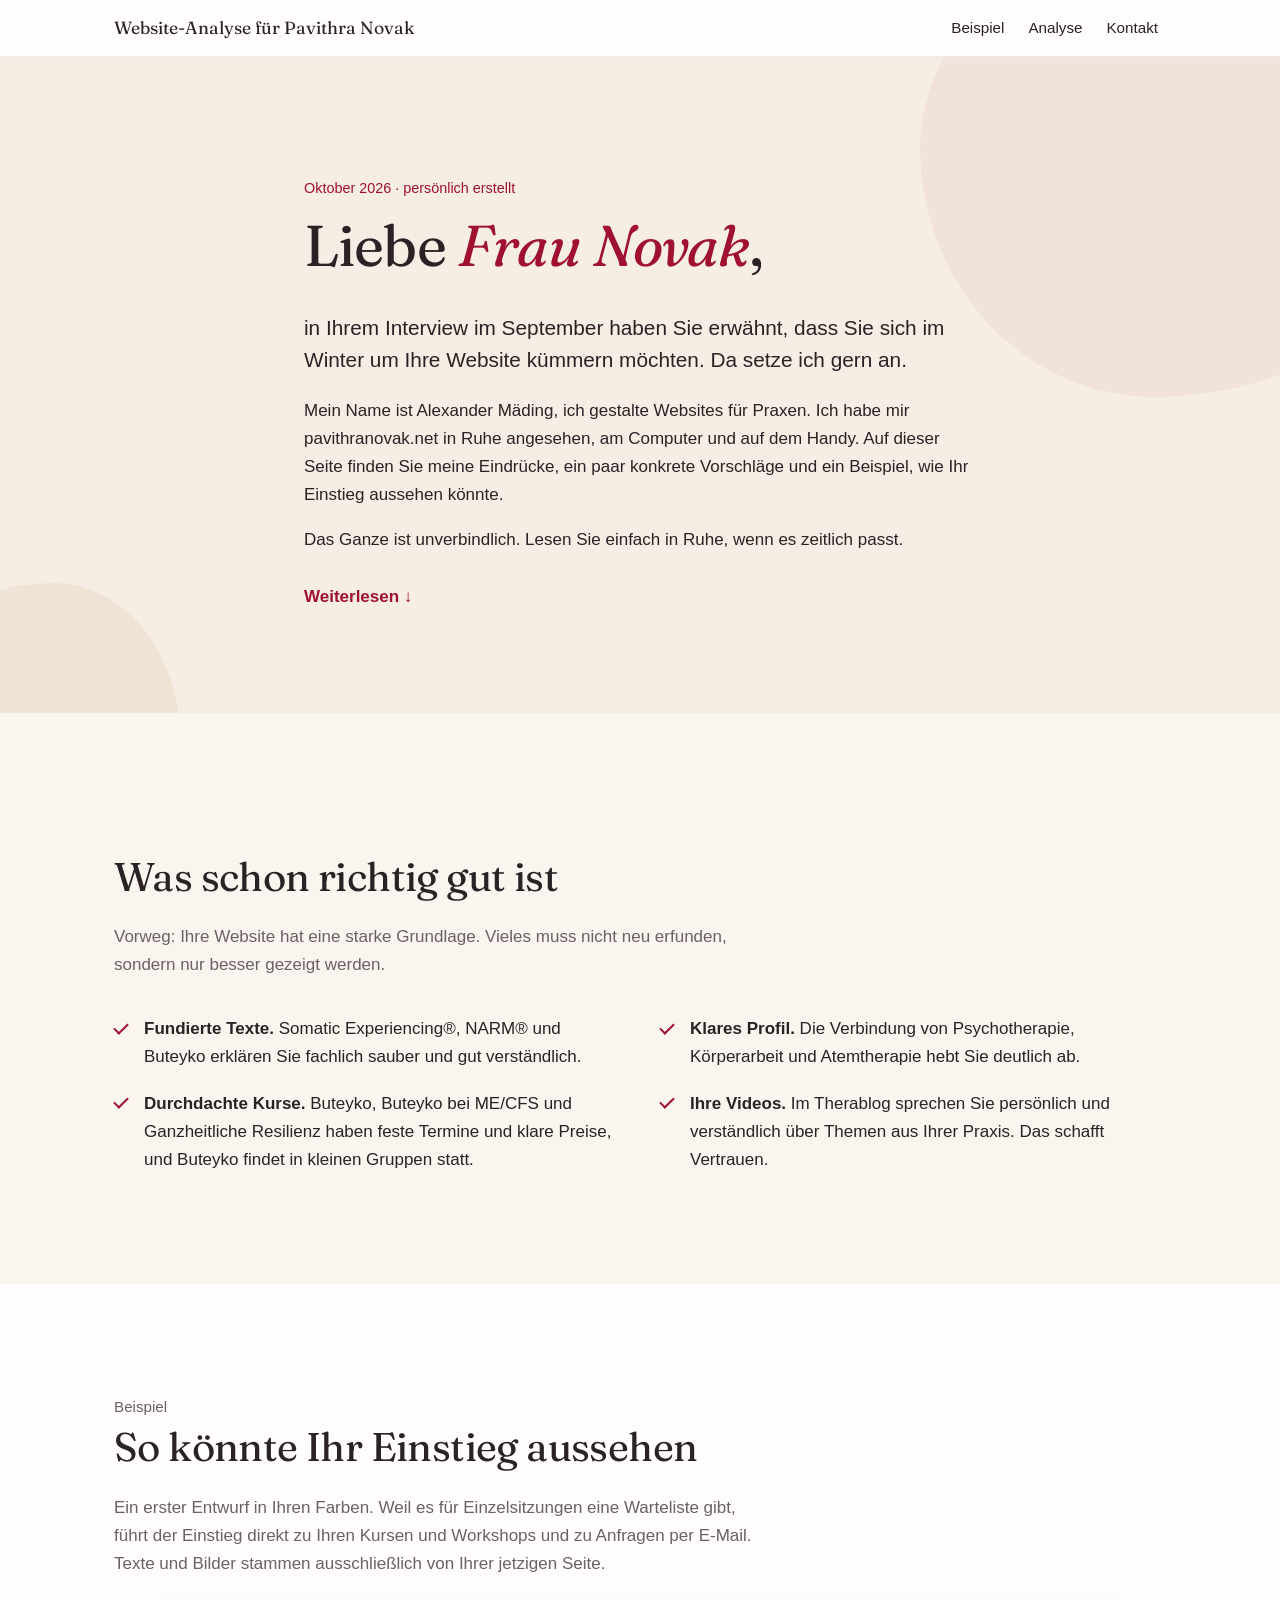
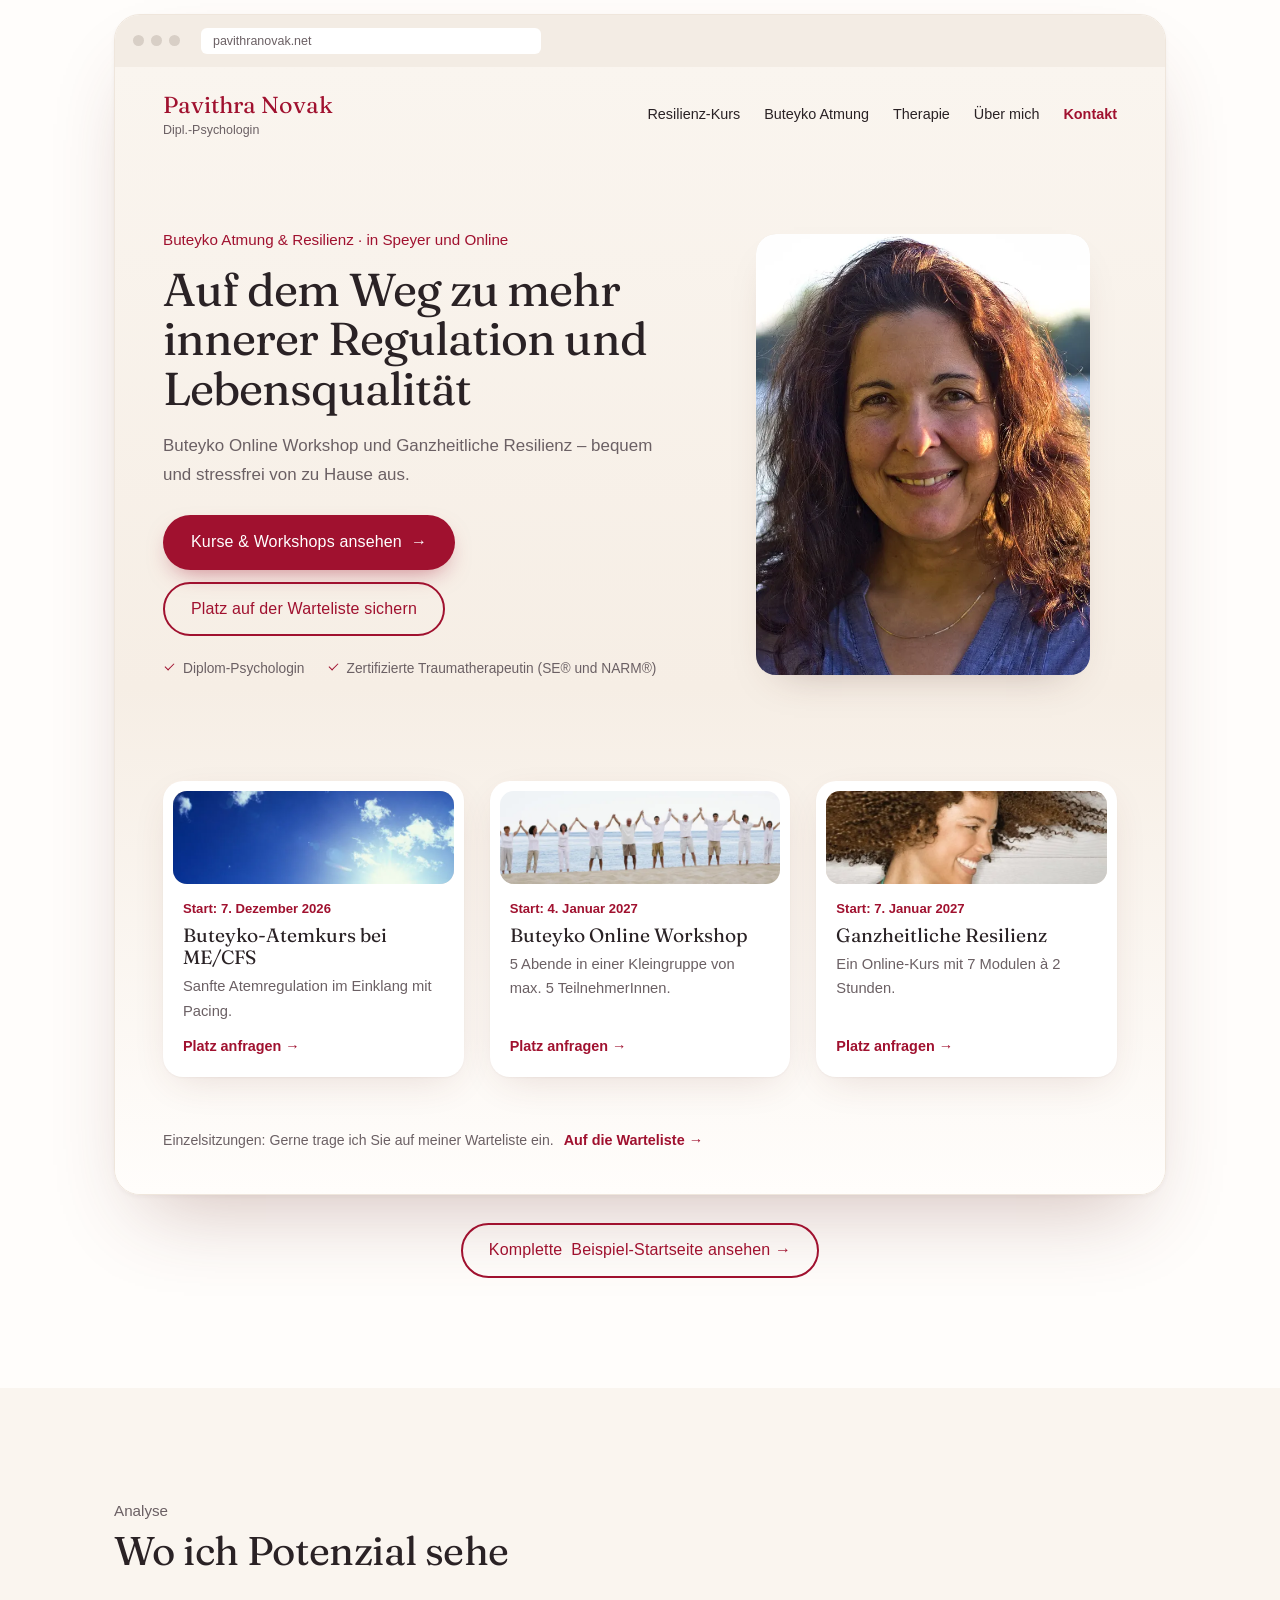
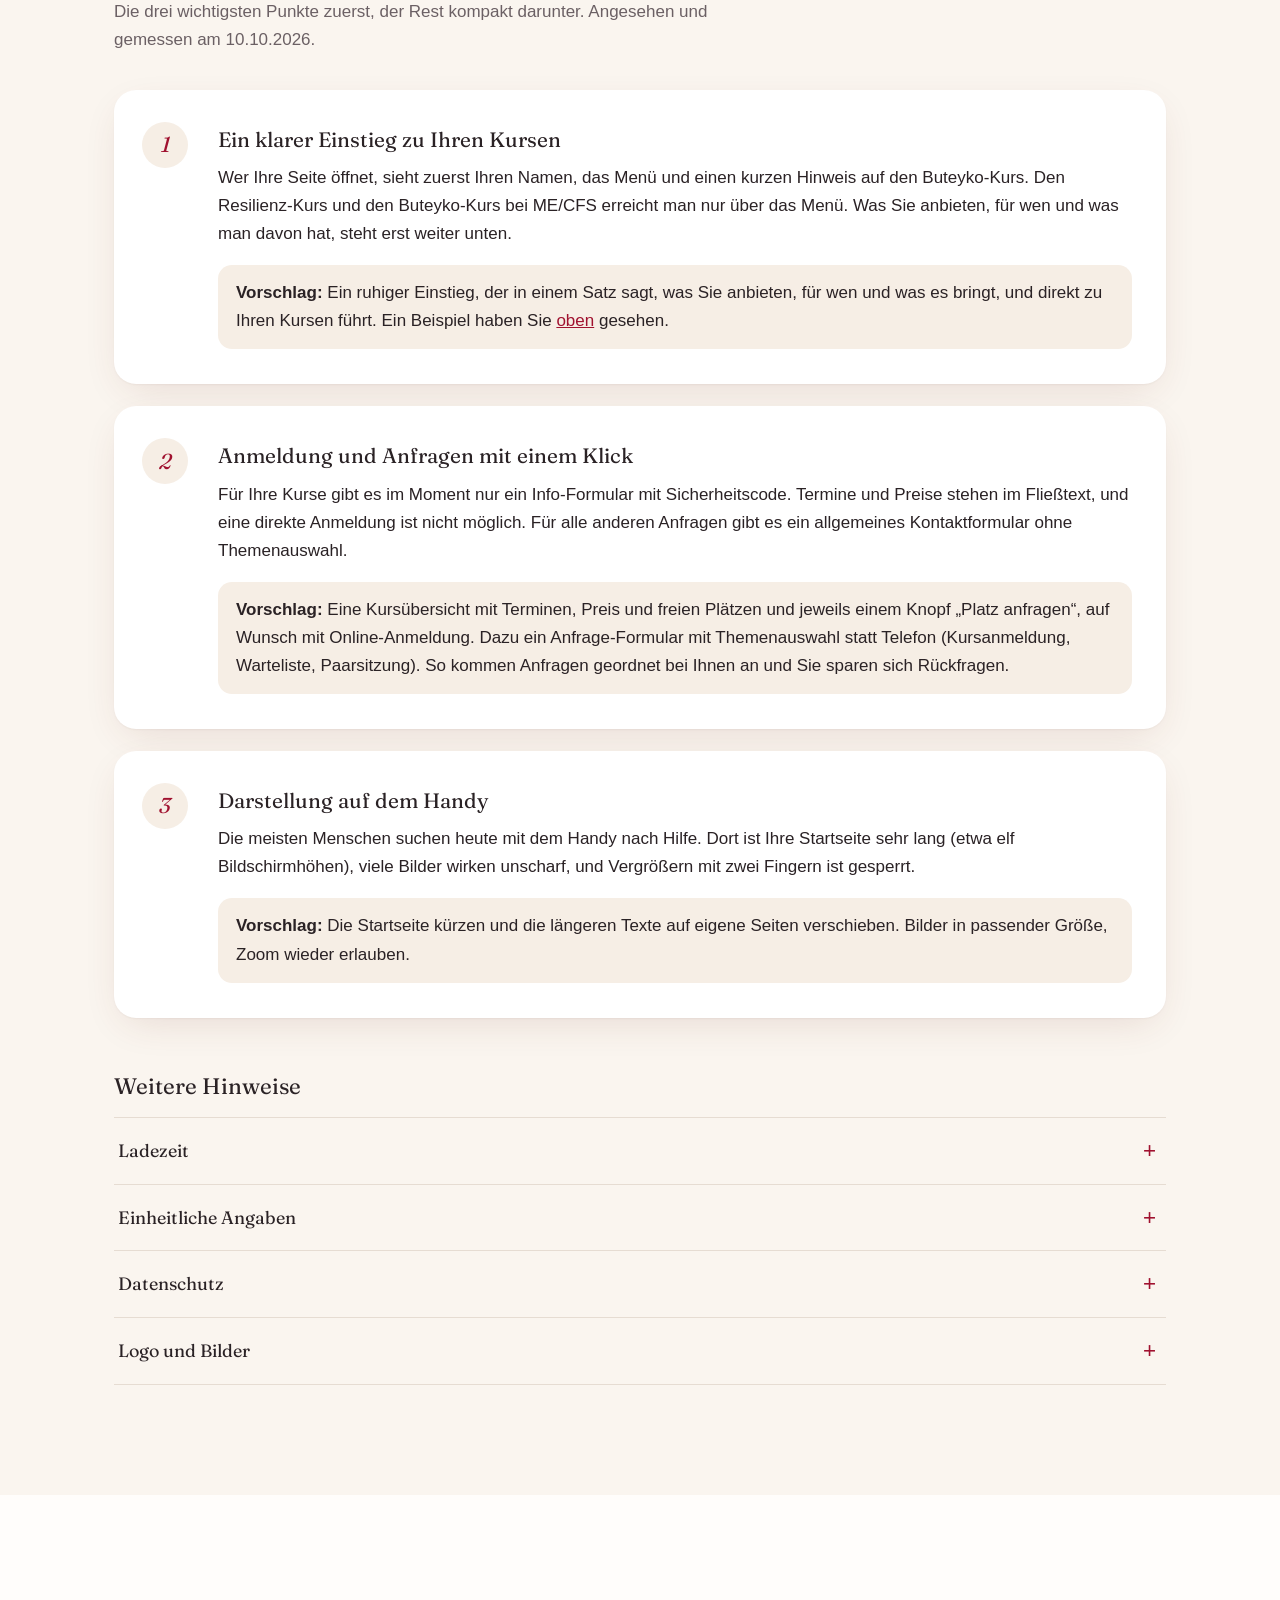
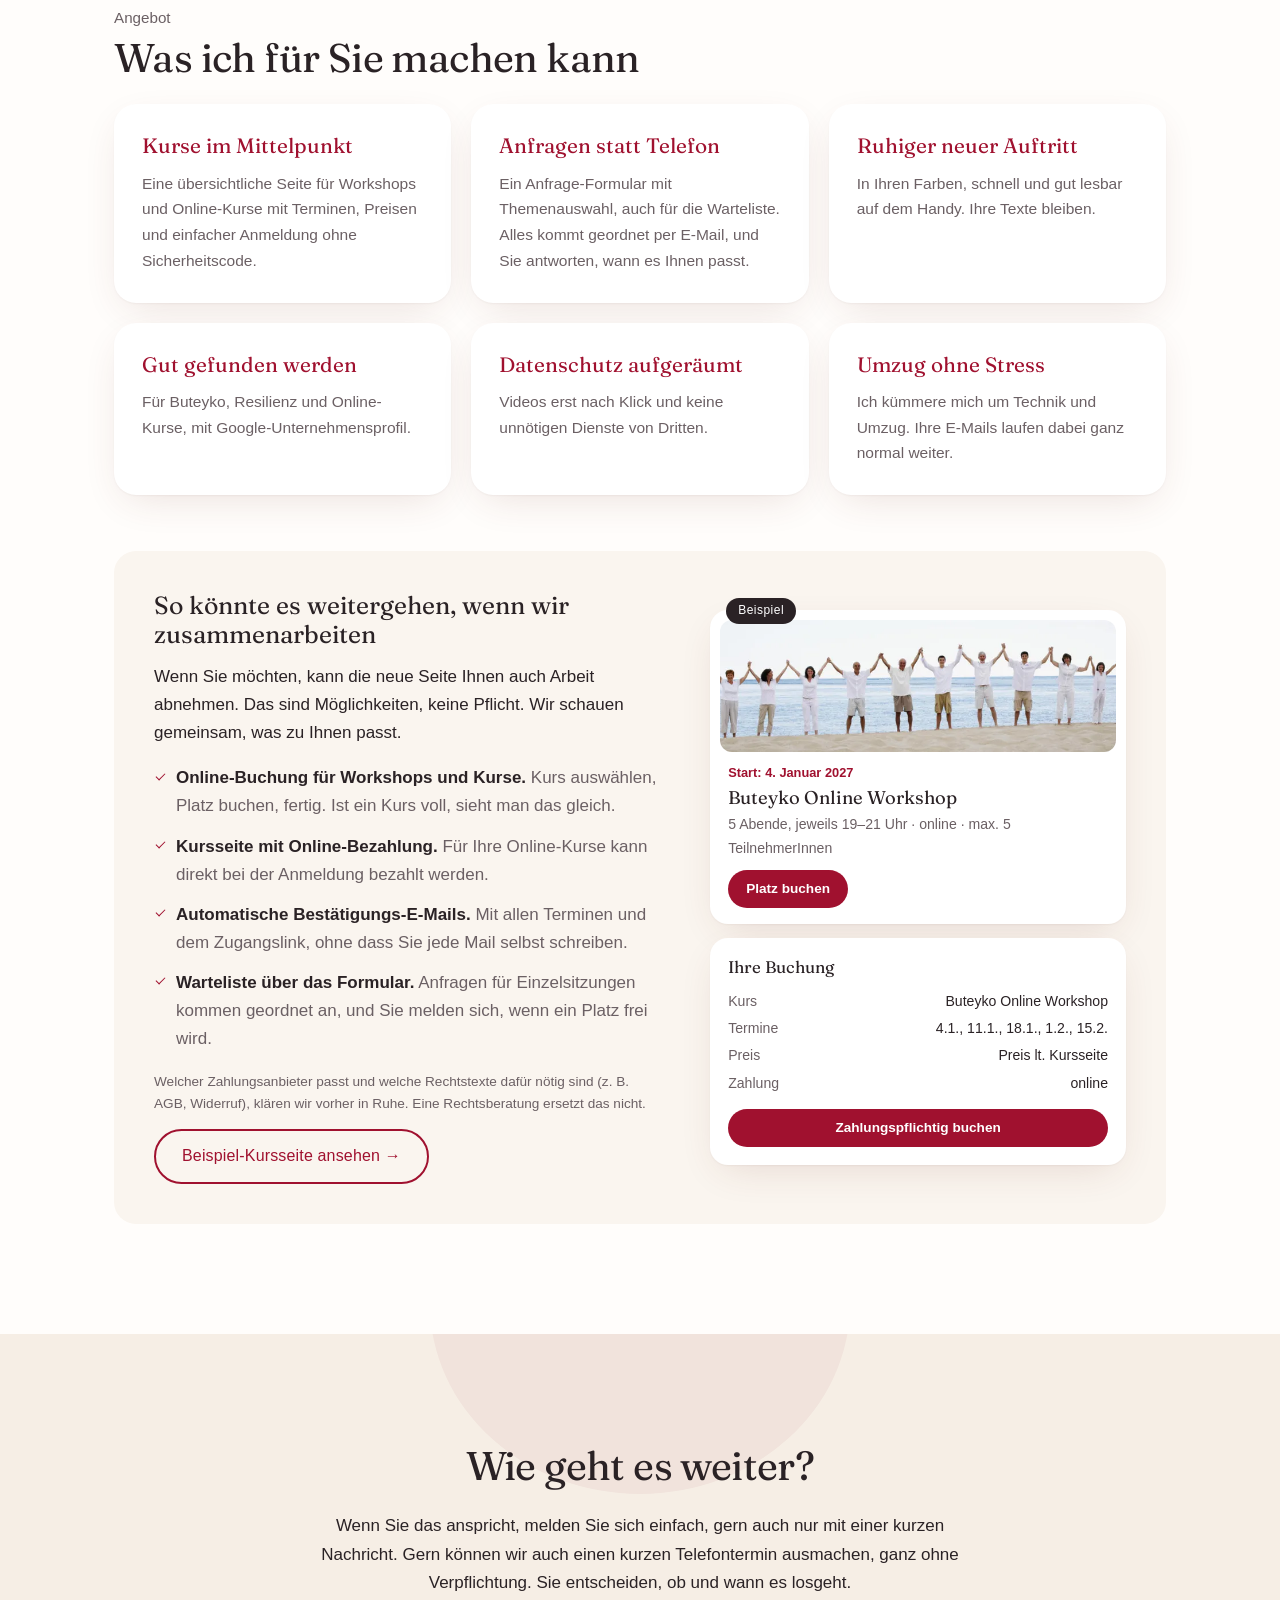
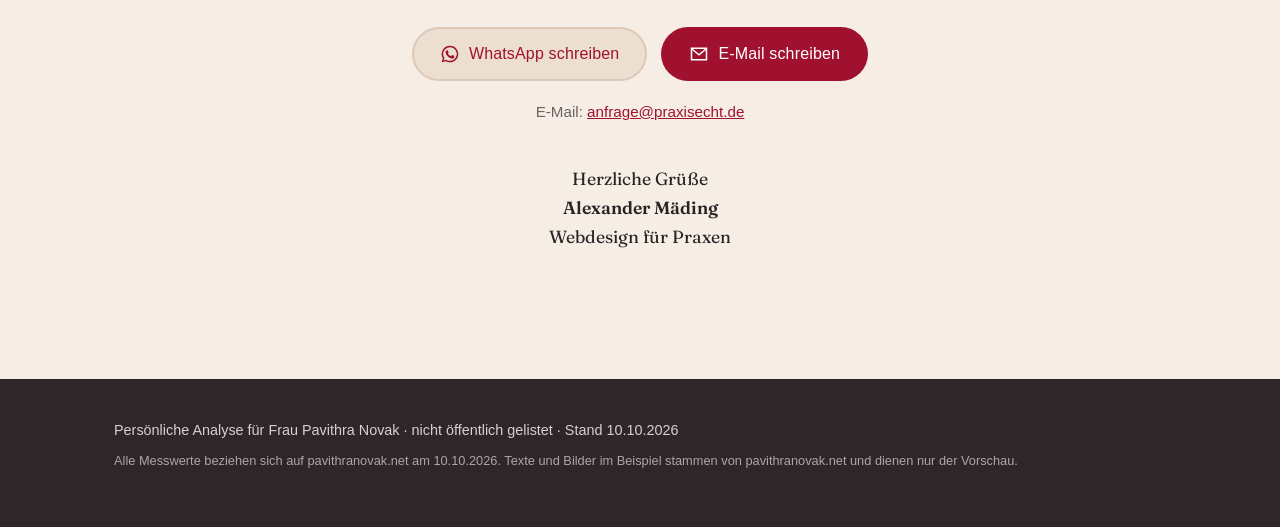
<file: index.html>
<!DOCTYPE html>
<html lang="de">
<head>
<meta charset="utf-8">
<meta name="viewport" content="width=device-width, initial-scale=1, viewport-fit=cover">
<title>Website-Analyse für Pavithra Novak</title>
<meta name="robots" content="noindex, nofollow">
<meta name="description" content="Persönliche Website-Analyse und Entwurf für Frau Novak">
<meta name="theme-color" content="#a0112f">
<link rel="icon" href="data:image/svg+xml,%3Csvg xmlns='http://www.w3.org/2000/svg' viewBox='0 0 32 32'%3E%3Ccircle cx='16' cy='16' r='15' fill='%23a0112f'/%3E%3Ctext x='16' y='21' font-size='14' text-anchor='middle' fill='%23fff' font-family='Georgia'%3EPN%3C/text%3E%3C/svg%3E">
<link rel="stylesheet" href="css/style.css">
<script>document.documentElement.className += ' js';</script>
</head>
<body>

<!-- Kopfzeile -->
<header class="topbar">
  <div class="wrap topbar-inner">
    <span class="topbar-titel">Website-Analyse <span class="hide-sm">für Pavithra Novak</span></span>
    <nav class="topnav" aria-label="Abschnitte">
      <a href="#beispiel">Beispiel</a>
      <a href="#analyse">Analyse</a>
      <a href="#kontakt">Kontakt</a>
    </nav>
  </div>
</header>

<main>

<!-- Intro -->
<section class="intro" id="start">
  <div class="wrap schmal">
    <p class="kicker">Oktober 2026 &middot; persönlich erstellt</p>
    <h1>Liebe <em>Frau Novak</em>,</h1>
    <p class="lead">in Ihrem Interview im September haben Sie erwähnt, dass Sie sich im Winter um Ihre Website kümmern möchten. Da setze ich gern an.</p>
    <p>Mein Name ist Alexander Mäding, ich gestalte Websites für Praxen. Ich habe mir pavithranovak.net in Ruhe angesehen, am Computer und auf dem Handy. Auf dieser Seite finden Sie meine Eindrücke, ein paar konkrete Vorschläge und ein Beispiel, wie Ihr Einstieg aussehen könnte.</p>
    <p>Das Ganze ist unverbindlich. Lesen Sie einfach in Ruhe, wenn es zeitlich passt.</p>
    <a class="weiter" href="#beispiel">Weiterlesen <span aria-hidden="true">&darr;</span></a>
  </div>
</section>

<!-- Was gut ist -->
<section class="abschnitt abschnitt-hell" id="gut">
  <div class="wrap">
    <p class="eyebrow reveal">Stärken</p>
    <h2 class="reveal">Was schon richtig gut ist</h2>
    <p class="abschnitt-text reveal">Vorweg: Ihre Website hat eine starke Grundlage. Vieles muss nicht neu erfunden, sondern nur besser gezeigt werden.</p>
    <ul class="gut-liste">
      <li class="reveal"><strong>Fundierte Texte.</strong> Somatic Experiencing&reg;, NARM&reg; und Buteyko erklären Sie fachlich sauber und gut verständlich.</li>
      <li class="reveal"><strong>Klares Profil.</strong> Die Verbindung von Psychotherapie, Körperarbeit und Atemtherapie hebt Sie deutlich ab.</li>
      <li class="reveal"><strong>Durchdachte Kurse.</strong> Buteyko, Buteyko bei ME/CFS und Ganzheitliche Resilienz haben feste Termine und klare Preise, und Buteyko findet in kleinen Gruppen statt.</li>
      <li class="reveal"><strong>Ihre Videos.</strong> Im Therablog sprechen Sie persönlich und verständlich über Themen aus Ihrer Praxis. Das schafft Vertrauen.</li>
    </ul>
  </div>
</section>


<!-- Beispiel Startseite / Hero -->
<section class="abschnitt abschnitt-beispiel" id="beispiel">
  <div class="wrap">
    <p class="eyebrow reveal">Beispiel</p>
    <h2 class="reveal">So könnte Ihr Einstieg aussehen</h2>
    <p class="abschnitt-text reveal">Ein erster Entwurf in Ihren Farben. Weil es für Einzelsitzungen eine Warteliste gibt, führt der Einstieg direkt zu Ihren Kursen und Workshops und zu Anfragen per E-Mail. Texte und Bilder stammen ausschließlich von Ihrer jetzigen Seite.</p>

    <div class="browser reveal">
      <div class="browser-leiste" aria-hidden="true">
        <span></span><span></span><span></span>
        <div class="browser-url">pavithranovak.net</div>
      </div>

      <div class="demo">
        <div class="demo-nav">
          <div class="demo-logo">
            <span class="demo-logo-name">Pavithra Novak</span>
            <span class="demo-logo-sub">Dipl.-Psychologin</span>
          </div>
          <ul class="demo-menu">
            <li>Resilienz-Kurs</li>
            <li>Buteyko Atmung</li>
            <li>Therapie</li>
            <li>Über mich</li>
            <li class="demo-menu-kontakt">Kontakt</li>
          </ul>
          <button class="demo-burger" type="button" aria-label="Menü (Vorschau)" data-demo="menu"><span></span><span></span></button>
        </div>

        <!-- Hero - Bild rechts, auf Handy drunter -->
        <div class="hero">
          <div class="hero-text">
            <div class="hero-kopf">
              <!-- Nachtrag: auf dem Handy kleines rundes Foto oben statt großem unten -->
              <picture class="hero-mini">
                <source srcset="img/novak-portrait.webp" type="image/webp">
                <img src="img/novak-portrait.jpg" width="600" height="847" alt="" loading="lazy">
              </picture>
              <p class="hero-ort">Buteyko Atmung &amp; Resilienz &middot; in Speyer und Online</p>
            </div>
            <h3 class="hero-titel">Auf dem Weg zu mehr innerer Regulation und Lebensqualität</h3>
            <p class="hero-sub">Buteyko Online Workshop und Ganzheitliche Resilienz &ndash; bequem und stressfrei von zu Hause aus.</p>
            <div class="hero-btns">
              <a href="#beispiel" class="btn btn-primaer" data-demo="kurse">Kurse &amp; Workshops ansehen</a>
              <a href="#beispiel" class="btn btn-rahmen" data-demo="anfrage">Platz auf der Warteliste sichern</a>
            </div>
            <ul class="hero-trust">
              <li>Diplom-Psychologin</li>
              <li>Zertifizierte Traumatherapeutin <span class="nw">(SE&reg; und NARM&reg;)</span></li>
            </ul>
          </div>
          <div class="hero-bild">
            <!-- Foto von ihrer Seite (Über mich Kachel) -->
            <picture class="bogen">
              <source srcset="img/novak-portrait.webp" type="image/webp">
              <img src="img/novak-portrait.jpg" width="600" height="847" alt="Pavithra Novak" loading="lazy">
            </picture>
          </div>
        </div>

        <!-- TODO evtl. noch Animation für Kacheln -->
        <div class="demo-kacheln wisch-liste" id="demo-kurse-liste" role="region" aria-label="Kurse und Workshops, auf dem Handy seitlich wischen" tabindex="0">
          <div class="demo-kachel" data-demo="kurse" role="link" tabindex="0">
            <picture class="demo-bild">
              <source srcset="img/buteyko-me-cfs.webp" type="image/webp">
              <img src="img/buteyko-me-cfs.jpg" width="920" height="230" alt="" loading="lazy">
            </picture>
            <span class="demo-datum">Start: 7. Dezember 2026</span>
            <h4>Buteyko-Atemkurs bei ME/CFS</h4>
            <p>Sanfte Atemregulation im Einklang mit Pacing.</p>
            <span class="demo-link">Platz anfragen &rarr;</span>
          </div>
          <div class="demo-kachel" data-demo="kurse" role="link" tabindex="0">
            <picture class="demo-bild">
              <source srcset="img/buteyko-workshop.webp" type="image/webp">
              <img src="img/buteyko-workshop.jpg" width="920" height="230" alt="" loading="lazy">
            </picture>
            <span class="demo-datum">Start: 4. Januar 2027</span>
            <h4>Buteyko Online Workshop</h4>
            <p>5 Abende in einer Kleingruppe von max. 5 TeilnehmerInnen.</p>
            <span class="demo-link">Platz anfragen &rarr;</span>
          </div>
          <div class="demo-kachel" data-demo="kurse" role="link" tabindex="0">
            <picture class="demo-bild">
              <source srcset="img/resilienz.webp" type="image/webp">
              <img src="img/resilienz.jpg" width="920" height="230" alt="" loading="lazy">
            </picture>
            <span class="demo-datum">Start: 7. Januar 2027</span>
            <h4>Ganzheitliche Resilienz</h4>
            <p>Ein Online-Kurs mit 7 Modulen à 2 Stunden.</p>
            <span class="demo-link">Platz anfragen &rarr;</span>
          </div>
        </div>
        <!-- wie auf der Startseite: nur Handy, per JS umgeschaltet -->
        <button class="wisch-hinweis" type="button" aria-controls="demo-kurse-liste">nach rechts wischen &rarr;</button>
        <p class="demo-warteliste">Einzelsitzungen: Gerne trage ich Sie auf meiner Warteliste ein. <a class="demo-link" href="#beispiel" data-demo="anfrage">Auf die Warteliste &rarr;</a></p>
      </div>
    </div>
    <p class="beispiel-mehr reveal"><a class="btn btn-rahmen" href="startseite/"><span class="nur-gross">Komplette </span>Beispiel-Startseite ansehen&nbsp;&rarr;</a></p>
    <p class="demo-hinweis" id="demo-hinweis" role="status" aria-live="polite"></p>
  </div>
</section>

<!-- Analyse - Punkte nach Wichtigkeit -->
<section class="abschnitt" id="analyse">
  <div class="wrap">
    <p class="eyebrow reveal">Analyse</p>
    <h2 class="reveal">Wo ich Potenzial sehe</h2>
    <p class="abschnitt-text reveal">Die drei wichtigsten Punkte zuerst, der Rest kompakt darunter. Angesehen und gemessen am 10.10.2026.</p>

    <div class="punkte">
      <article class="punkt reveal">
        <span class="punkt-nr">1</span>
        <div>
          <h3>Ein klarer Einstieg zu Ihren Kursen</h3>
          <p>Wer Ihre Seite öffnet, sieht zuerst Ihren Namen, das Menü und einen kurzen Hinweis auf den Buteyko-Kurs. Den Resilienz-Kurs und den Buteyko-Kurs bei ME/CFS erreicht man nur über das Menü. Was Sie anbieten, für wen und was man davon hat, steht erst weiter unten.</p>
          <p class="vorschlag"><b>Vorschlag:</b> Ein ruhiger Einstieg, der in einem Satz sagt, was Sie anbieten, für wen und was es bringt, und direkt zu Ihren Kursen führt. Ein Beispiel haben Sie <a href="#beispiel">oben</a> gesehen.</p>
        </div>
      </article>
      <article class="punkt reveal">
        <span class="punkt-nr">2</span>
        <div>
          <h3>Anmeldung und Anfragen mit einem Klick</h3>
          <p>Für Ihre Kurse gibt es im Moment nur ein Info-Formular mit Sicherheitscode. Termine und Preise stehen im Fließtext, und eine direkte Anmeldung ist nicht möglich. Für alle anderen Anfragen gibt es ein allgemeines Kontaktformular ohne Themenauswahl.</p>
          <p class="vorschlag"><b>Vorschlag:</b> Eine Kursübersicht mit Terminen, Preis und freien Plätzen und jeweils einem Knopf &bdquo;Platz anfragen&ldquo;, auf Wunsch mit Online-Anmeldung. Dazu ein Anfrage-Formular mit Themenauswahl statt Telefon (Kursanmeldung, Warteliste, Paarsitzung). So kommen Anfragen geordnet bei Ihnen an und Sie sparen sich Rückfragen.</p>
        </div>
      </article>
      <article class="punkt reveal">
        <span class="punkt-nr">3</span>
        <div>
          <h3>Darstellung auf dem Handy</h3>
          <p>Die meisten Menschen suchen heute mit dem Handy nach Hilfe. Dort ist Ihre Startseite sehr lang (etwa elf Bildschirmhöhen), viele Bilder wirken unscharf, und Vergrößern mit zwei Fingern ist gesperrt.</p>
          <p class="vorschlag"><b>Vorschlag:</b> Die Startseite kürzen und die längeren Texte auf eigene Seiten verschieben. Bilder in passender Größe, Zoom wieder erlauben.</p>
        </div>
      </article>
    </div>

    <!-- Rest kompakt zum Aufklappen -->
    <h3 class="weitere-titel reveal">Weitere Hinweise</h3>
    <div class="weitere reveal">
      <details>
        <summary>Ladezeit</summary>
        <p>Google misst auf dem Handy <b>59 von 100</b> Punkten für das Tempo Ihrer Seite. Bis der Hauptinhalt steht, vergehen etwa <b>6,1 Sekunden</b>, die Startseite ist rund 3,4 MB groß.</p>
        <div class="balken" aria-hidden="true"><span class="balken-wert" style="--wert: 59%"></span></div>
        <p class="vorschlag"><b>Vorschlag:</b> Eine schlanke Seite mit optimierten Bildern. Ziel sind 90+ Punkte und unter 2,5 Sekunden.</p>
      </details>
      <details>
        <summary>Einheitliche Angaben</summary>
        <p>Im unsichtbaren Teil der Seite, den Google und soziale Netzwerke auslesen, steht noch eine Adresse in München. Auf der englischen Honorarseite stehen 120&nbsp;/ 180&nbsp;&euro;, auf der deutschen 140&nbsp;/ 190&nbsp;&euro;.</p>
        <p class="vorschlag"><b>Vorschlag:</b> Alles auf Speyer und die aktuellen Preise bringen.</p>
      </details>
      <details>
        <summary>Datenschutz</summary>
        <p>Im Therablog werden die YouTube-Videos schon geladen, bevor Besucher im Cookie-Hinweis zugestimmt haben. Die Datenschutzerklärung nennt noch Dienste, die es nicht mehr gibt (z.&nbsp;B. Google Plus), und im Impressum steht noch der Hinweis auf die inzwischen eingestellte EU-Schlichtungsplattform.</p>
        <p class="vorschlag"><b>Vorschlag:</b> Videos erst nach einem Klick laden, nur nötige Dienste einbinden, Texte aktualisieren lassen.</p>
        <p class="hinweis">Das ist ein Hinweis aus technischer Sicht und keine Rechtsberatung.</p>
      </details>
      <details>
        <summary>Logo und Bilder</summary>
        <p>Statt eines Logos steht Ihr Name in einem Rahmen, viele Bilder sind klein. Ihr Porträt verdient mehr Platz, und ein schlichter Schriftzug in Ihrem Bordeaux-Rosé würde reichen.</p>
      </details>
    </div>
  </div>
</section>

<!-- Was ich machen kann -->
<section class="abschnitt abschnitt-rose" id="angebot">
  <div class="wrap">
    <p class="eyebrow reveal">Angebot</p>
    <h2 class="reveal">Was ich für Sie machen kann</h2>
    <div class="kacheln">
      <div class="kachel reveal">
        <h3>Kurse im Mittelpunkt</h3>
        <p>Eine übersichtliche Seite für Workshops und Online-Kurse mit Terminen, Preisen und einfacher Anmeldung ohne Sicherheitscode.</p>
      </div>
      <div class="kachel reveal">
        <h3>Anfragen statt Telefon</h3>
        <p>Ein Anfrage-Formular mit Themenauswahl, auch für die Warteliste. Alles kommt geordnet per E-Mail, und Sie antworten, wann es Ihnen passt.</p>
      </div>
      <div class="kachel reveal">
        <h3>Ruhiger neuer Auftritt</h3>
        <p>In Ihren Farben, schnell und gut lesbar auf dem Handy. Ihre Texte bleiben.</p>
      </div>
      <div class="kachel reveal">
        <h3>Gut gefunden werden</h3>
        <p>Für Buteyko, Resilienz und Online-Kurse, mit Google-Unternehmensprofil.</p>
      </div>
      <div class="kachel reveal">
        <h3>Datenschutz aufgeräumt</h3>
        <p>Videos erst nach Klick und keine unnötigen Dienste von Dritten.</p>
      </div>
      <div class="kachel reveal">
        <h3>Umzug ohne Stress</h3>
        <p>Ich kümmere mich um Technik und Umzug. Ihre E-Mails laufen dabei ganz normal weiter.</p>
      </div>
    </div>

    <!-- Ausblick Buchung - nur Möglichkeiten, keine Preise -->
    <div class="ausblick">
      <div class="ausblick-text reveal">
        <h3>So könnte es weitergehen, wenn wir zusammenarbeiten</h3>
        <p>Wenn Sie möchten, kann die neue Seite Ihnen auch Arbeit abnehmen. Das sind Möglichkeiten, keine Pflicht. Wir schauen gemeinsam, was zu Ihnen passt.</p>
        <ul class="ausblick-liste">
          <li><b>Online-Buchung für Workshops und Kurse.</b> Kurs auswählen, Platz buchen, fertig. Ist ein Kurs voll, sieht man das gleich.</li>
          <li><b>Kursseite mit Online-Bezahlung.</b> Für Ihre Online-Kurse kann direkt bei der Anmeldung bezahlt werden.</li>
          <li><b>Automatische Bestätigungs-E-Mails.</b> Mit allen Terminen und dem Zugangslink, ohne dass Sie jede Mail selbst schreiben.</li>
          <li><b>Warteliste über das Formular.</b> Anfragen für Einzelsitzungen kommen geordnet an, und Sie melden sich, wenn ein Platz frei wird.</li>
        </ul>
        <p class="ausblick-hinweis">Welcher Zahlungsanbieter passt und welche Rechtstexte dafür nötig sind (z. B. AGB, Widerruf), klären wir vorher in Ruhe. Eine Rechtsberatung ersetzt das nicht.</p>
        <a class="btn btn-rahmen" href="startseite/kurs-buteyko/">Beispiel-Kursseite ansehen&nbsp;&rarr;</a>
      </div>

      <!-- kleines Mockup, Daten von ihrer Kursseite, Preis bewusst offen -->
      <div class="mock reveal" role="img" aria-label="Beispiel: Kurs buchen und Zusammenfassung vor dem Bezahlen">
        <span class="mock-label">Beispiel</span>
        <div class="mock-kurs">
          <picture class="mock-bild">
            <source srcset="img/buteyko-workshop.webp" type="image/webp">
            <img src="img/buteyko-workshop.jpg" width="920" height="230" alt="" loading="lazy">
          </picture>
          <span class="mock-datum">Start: 4. Januar 2027</span>
          <strong class="mock-titel">Buteyko Online Workshop</strong>
          <span class="mock-info">5 Abende, jeweils 19&ndash;21 Uhr &middot; online &middot; max. 5 TeilnehmerInnen</span>
          <span class="mock-btn">Platz buchen</span>
        </div>
        <div class="mock-kasse">
          <strong class="mock-kasse-titel">Ihre Buchung</strong>
          <dl>
            <dt>Kurs</dt><dd>Buteyko Online Workshop</dd>
            <dt>Termine</dt><dd>4.1., 11.1., 18.1., 1.2., 15.2.</dd>
            <dt>Preis</dt><dd>Preis lt. Kursseite</dd>
            <dt>Zahlung</dt><dd>online</dd>
          </dl>
          <span class="mock-btn mock-btn-voll">Zahlungspflichtig buchen</span>
        </div>
      </div>
    </div>
  </div>
</section>


<!-- Kontakt -->
<section class="abschnitt kontakt" id="kontakt">
  <div class="wrap schmal">
    <h2 class="reveal">Wie geht es weiter?</h2>
    <p class="reveal">Wenn Sie das anspricht, melden Sie sich einfach, gern auch nur mit einer kurzen Nachricht. Gern können wir auch einen kurzen Telefontermin ausmachen, ganz ohne Verpflichtung. Sie entscheiden, ob und wann es losgeht.</p>
    <div class="kontakt-btns reveal">
      <a class="btn btn-wa js-wa" href="https://wa.me/4917643433973?text=Hallo%20Herr%20M%C3%A4ding%2C%20ich%20habe%20mir%20Ihre%20Analyse%20zu%20meiner%20Website%20angesehen%20und%20h%C3%A4tte%20gern%20mehr%20Informationen." target="_blank" rel="noopener">
        <svg class="icon" viewBox="0 0 24 24" aria-hidden="true"><path d="M12 2a10 10 0 0 0-8.6 15.1L2 22l5-1.3A10 10 0 1 0 12 2zm0 18.2a8.2 8.2 0 0 1-4.2-1.1l-.3-.2-3 .8.8-2.9-.2-.3A8.2 8.2 0 1 1 12 20.2zm4.5-6.1c-.2-.1-1.5-.7-1.7-.8-.2-.1-.4-.1-.6.1l-.8 1c-.1.2-.3.2-.5.1a6.7 6.7 0 0 1-3.3-2.9c-.3-.4.2-.4.7-1.4.1-.2 0-.3 0-.4l-.8-1.8c-.2-.5-.4-.4-.6-.4h-.5a1 1 0 0 0-.7.3 3 3 0 0 0-.9 2.2c0 1.3.9 2.5 1 2.7.1.2 1.8 2.8 4.4 3.9 1.6.7 2.3.8 3.1.6.5-.1 1.5-.6 1.7-1.2.2-.6.2-1.1.2-1.2-.1-.1-.3-.2-.5-.3z"/></svg>
        WhatsApp schreiben
      </a>
      <a class="btn btn-mail js-mail" href="mailto:anfrage@praxisecht.de?subject=Website-Analyse%20pavithranovak.net">
        <svg class="icon" viewBox="0 0 24 24" aria-hidden="true"><path d="M3 5h18v14H3z" fill="none" stroke="currentColor" stroke-width="1.8"/><path d="M3.5 6l8.5 7 8.5-7" fill="none" stroke="currentColor" stroke-width="1.8"/></svg>
        E-Mail schreiben
      </a>
    </div>
    <p class="kontakt-adresse reveal">E-Mail: <a class="js-mail js-mail-text" href="mailto:anfrage@praxisecht.de?subject=Website-Analyse%20pavithranovak.net">anfrage@praxisecht.de</a></p>

    <div class="signatur reveal">
      <p>Herzliche Grüße<br>
      <b>Alexander Mäding</b><br>
      Webdesign für Praxen</p>
    </div>
  </div>
</section>

</main>

<footer class="footer">
  <div class="wrap">
    <p>Persönliche Analyse für Frau Pavithra Novak &middot; nicht öffentlich gelistet &middot; Stand 10.10.2026</p>
    <p class="footer-klein">Alle Messwerte beziehen sich auf pavithranovak.net am 10.10.2026. Texte und Bilder im Beispiel stammen von pavithranovak.net und dienen nur der Vorschau.</p>
  </div>
</footer>

<!-- Sticky Buttons unten rechts / Handy: Leiste -->
<div class="sticky-kontakt" id="sticky">
  <a class="btn-wa js-wa" href="https://wa.me/4917643433973?text=Hallo%20Herr%20M%C3%A4ding%2C%20ich%20habe%20mir%20Ihre%20Analyse%20zu%20meiner%20Website%20angesehen%20und%20h%C3%A4tte%20gern%20mehr%20Informationen." target="_blank" rel="noopener" aria-label="WhatsApp an Alexander Mäding">
    <svg class="icon" viewBox="0 0 24 24" aria-hidden="true"><path d="M12 2a10 10 0 0 0-8.6 15.1L2 22l5-1.3A10 10 0 1 0 12 2zm0 18.2a8.2 8.2 0 0 1-4.2-1.1l-.3-.2-3 .8.8-2.9-.2-.3A8.2 8.2 0 1 1 12 20.2zm4.5-6.1c-.2-.1-1.5-.7-1.7-.8-.2-.1-.4-.1-.6.1l-.8 1c-.1.2-.3.2-.5.1a6.7 6.7 0 0 1-3.3-2.9c-.3-.4.2-.4.7-1.4.1-.2 0-.3 0-.4l-.8-1.8c-.2-.5-.4-.4-.6-.4h-.5a1 1 0 0 0-.7.3 3 3 0 0 0-.9 2.2c0 1.3.9 2.5 1 2.7.1.2 1.8 2.8 4.4 3.9 1.6.7 2.3.8 3.1.6.5-.1 1.5-.6 1.7-1.2.2-.6.2-1.1.2-1.2-.1-.1-.3-.2-.5-.3z"/></svg>
    <span>WhatsApp</span>
  </a>
  <a class="btn-mail js-mail" href="mailto:anfrage@praxisecht.de?subject=Website-Analyse%20pavithranovak.net" aria-label="E-Mail an Alexander Mäding">
    <svg class="icon" viewBox="0 0 24 24" aria-hidden="true"><path d="M3 5h18v14H3z" fill="none" stroke="currentColor" stroke-width="1.8"/><path d="M3.5 6l8.5 7 8.5-7" fill="none" stroke="currentColor" stroke-width="1.8"/></svg>
    <span>E-Mail</span>
  </a>
</div>

<script src="js/main.js"></script>
</body>
</html>
</file>
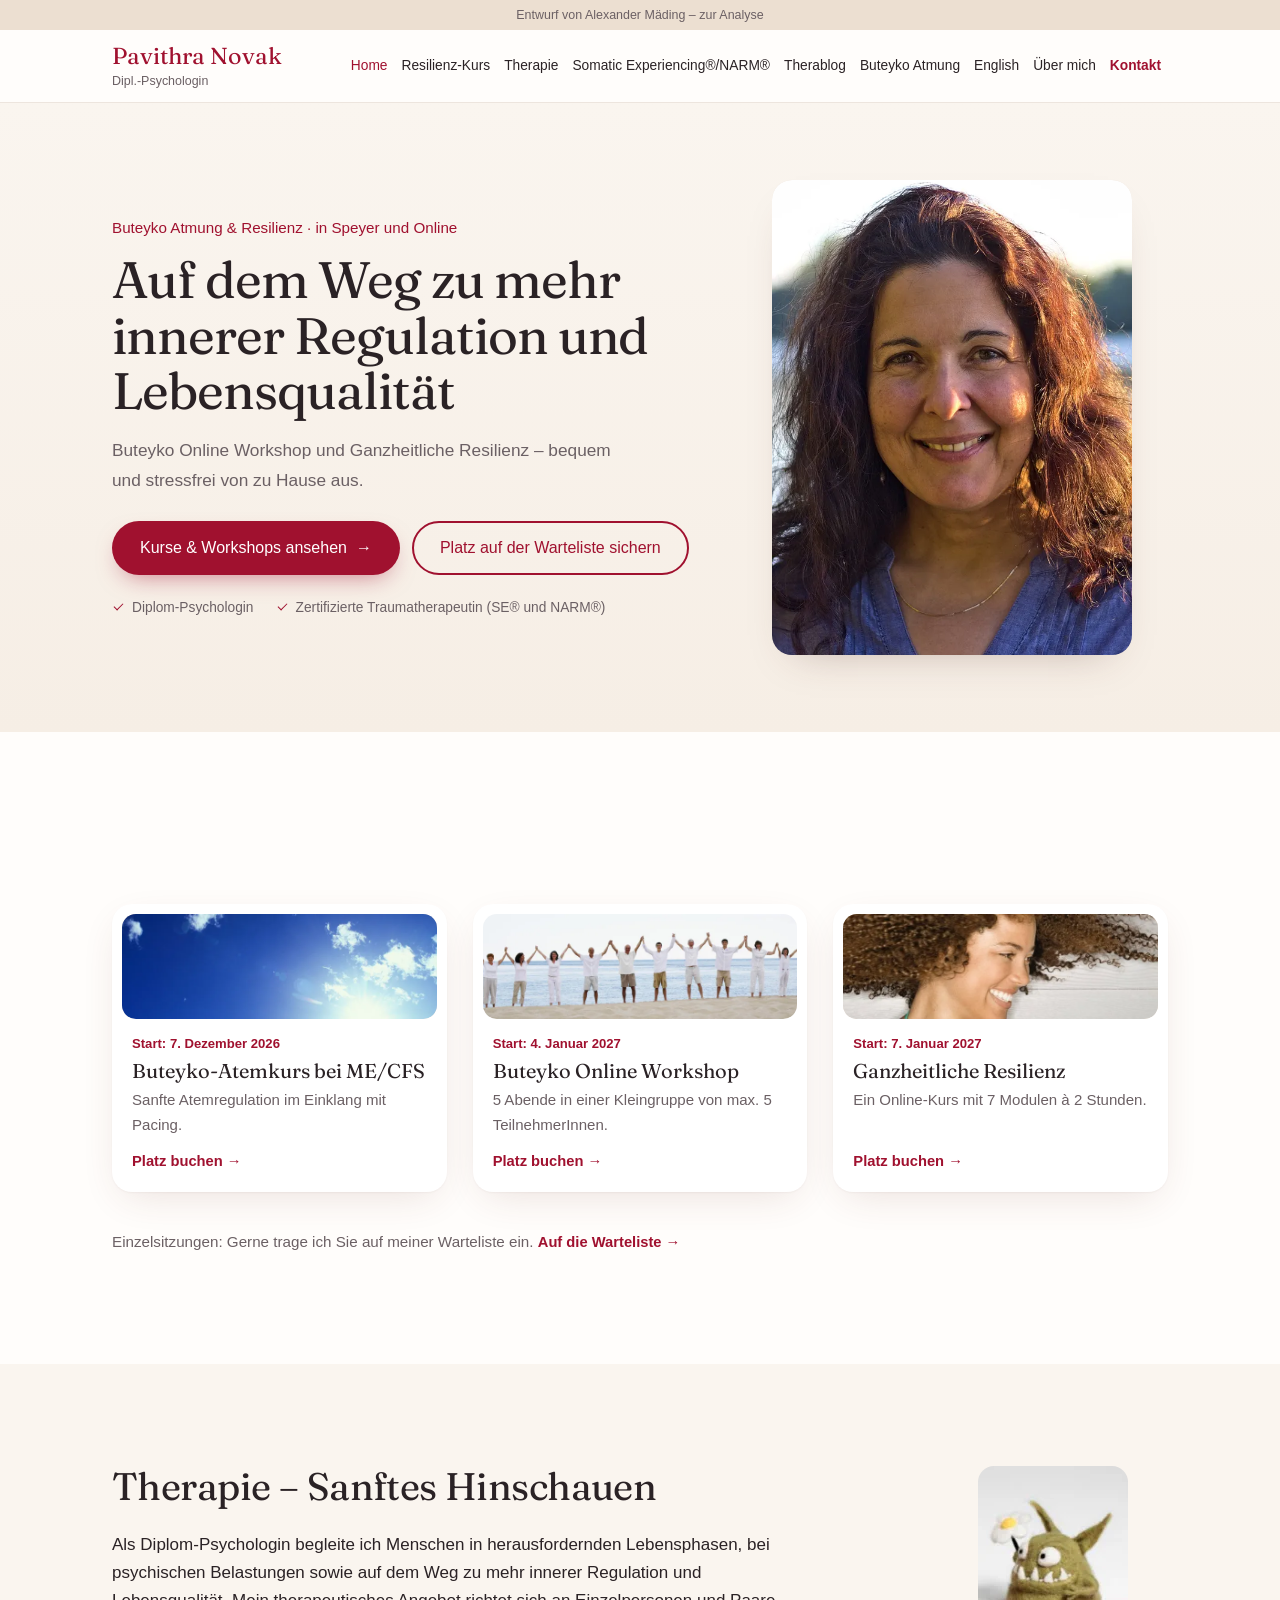
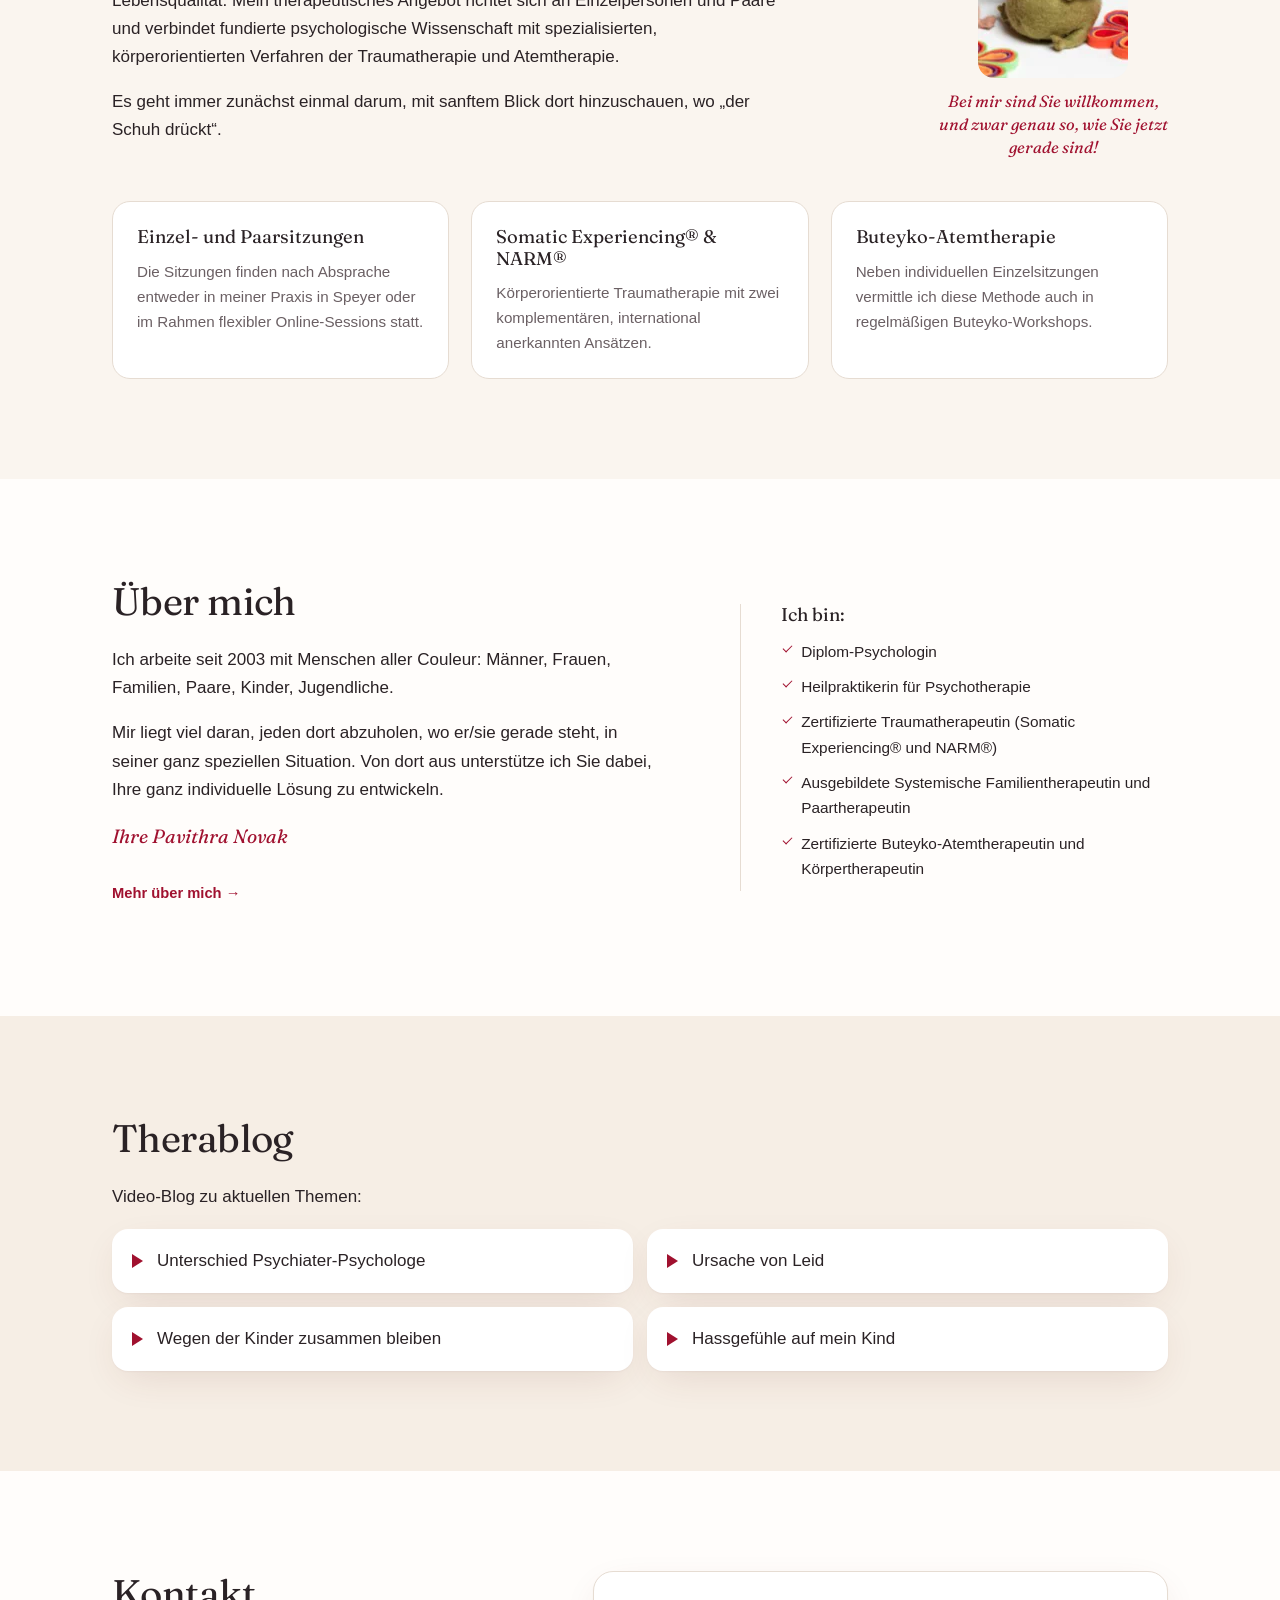
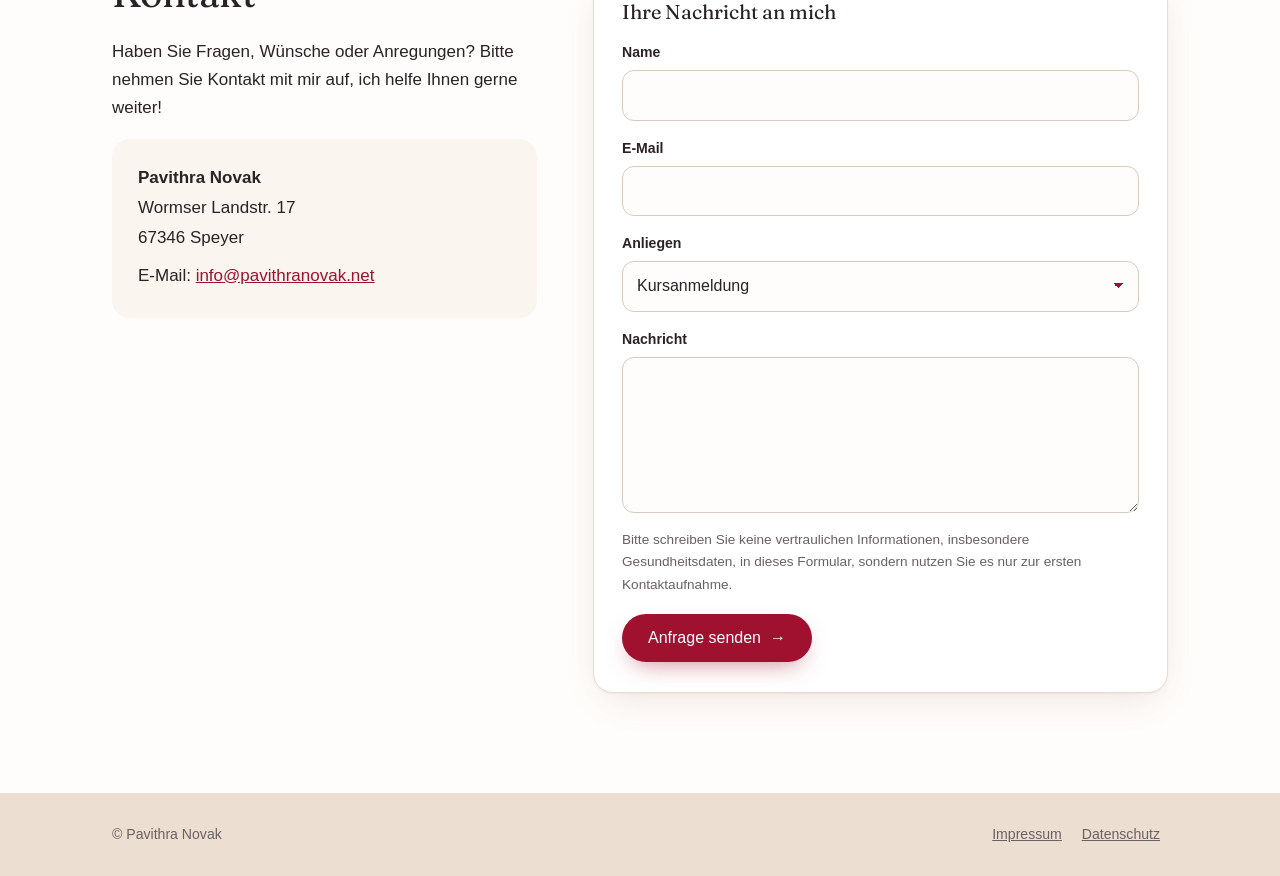
<file: startseite/index.html>
<!DOCTYPE html>
<html lang="de">
<head>
<meta charset="utf-8">
<meta name="viewport" content="width=device-width, initial-scale=1, viewport-fit=cover">
<title>Pavithra Novak – Psychotherapie, Traumatherapie &amp; Buteyko Atmung in Speyer (Entwurf)</title>
<meta name="robots" content="noindex, nofollow">
<meta name="description" content="Entwurf einer neuen Startseite für pavithranovak.net">
<meta name="theme-color" content="#a0112f">
<link rel="icon" href="data:image/svg+xml,%3Csvg xmlns='http://www.w3.org/2000/svg' viewBox='0 0 32 32'%3E%3Ccircle cx='16' cy='16' r='15' fill='%23a0112f'/%3E%3Ctext x='16' y='21' font-size='14' text-anchor='middle' fill='%23fff' font-family='Georgia'%3EPN%3C/text%3E%3C/svg%3E">
<link rel="stylesheet" href="css/seite.css">
<script>document.documentElement.className += ' js';</script>
</head>
<body id="top">

<!-- Hinweis Entwurf - klein, damit es nicht stört -->
<div class="entwurf-banner">
  <a href="../">Entwurf von Alexander Mäding &ndash; zur Analyse</a>
</div>

<header class="kopf">
  <div class="wrap kopf-inner">
    <a class="logo" href="#top">
      <span class="logo-name">Pavithra Novak</span>
      <span class="logo-sub">Dipl.-Psychologin</span>
    </a>
    <button class="burger" type="button" aria-label="Menü" aria-expanded="false" aria-controls="hauptmenue"><span></span><span></span><span></span></button>
    <!-- Menüpunkte wie auf ihrer Seite -->
    <nav class="menue" id="hauptmenue" aria-label="Hauptmenü">
      <a href="#top" aria-current="page">Home</a>
      <a href="#kurse">Resilienz-Kurs</a>
      <a href="#therapie">Therapie</a>
      <a href="#therapie" data-demo="seite">Somatic Experiencing&reg;/NARM&reg;</a>
      <a href="#therablog">Therablog</a>
      <a href="#kurse">Buteyko Atmung</a>
      <a href="#top" data-demo="english">English</a>
      <a href="#ueber">Über mich</a>
      <a href="#kontakt" class="menue-kontakt">Kontakt</a>
    </nav>
  </div>
</header>

<main>

<!-- Hero - wie im Beispiel auf der Analyse-Seite -->
<section class="hero-bereich">
  <div class="wrap hero">
    <div class="hero-text">
      <div class="hero-kopf">
        <!-- Nachtrag: auf dem Handy kleines rundes Foto oben statt großem unten -->
        <picture class="hero-mini">
          <source srcset="../img/novak-portrait.webp" type="image/webp">
          <img src="../img/novak-portrait.jpg" width="600" height="847" alt="">
        </picture>
        <p class="hero-ort">Buteyko Atmung &amp; Resilienz &middot; in Speyer und Online</p>
      </div>
      <h1 class="hero-titel">Auf dem Weg zu mehr innerer Regulation und Lebensqualität</h1>
      <p class="hero-sub">Buteyko Online Workshop und Ganzheitliche Resilienz &ndash; bequem und stressfrei von zu Hause aus.</p>
      <div class="hero-btns">
        <a href="#kurse" class="btn btn-primaer">Kurse &amp; Workshops ansehen</a>
        <a href="#kontakt" class="btn btn-rahmen" data-anliegen="Warteliste Einzelsitzung">Platz auf der Warteliste sichern</a>
      </div>
      <ul class="hero-trust">
        <li>Diplom-Psychologin</li>
        <li>Zertifizierte Traumatherapeutin <span class="nw">(SE&reg; und NARM&reg;)</span></li>
      </ul>
    </div>
    <div class="hero-bild">
      <picture class="foto">
        <source srcset="../img/novak-portrait.webp" type="image/webp">
        <img src="../img/novak-portrait.jpg" width="600" height="847" alt="Pavithra Novak">
      </picture>
    </div>
  </div>
</section>

<!-- Kurse - chronologisch -->
<section class="abschnitt abschnitt-kurse" id="kurse">
  <div class="wrap">
    <h2 class="reveal">Kurse &amp; Workshops</h2>
    <div class="kurse wisch-liste" id="kurse-liste" role="region" aria-label="Kurse und Workshops, auf dem Handy seitlich wischen" tabindex="0">
      <a class="kurs reveal" href="kurs-buteyko/?kurs=me-cfs">
        <picture class="kurs-bild">
          <source srcset="../img/buteyko-me-cfs.webp" type="image/webp">
          <img src="../img/buteyko-me-cfs.jpg" width="920" height="230" alt="" loading="lazy">
        </picture>
        <span class="kurs-datum">Start: 7. Dezember 2026</span>
        <h3>Buteyko-Atemkurs bei ME/CFS</h3>
        <p>Sanfte Atemregulation im Einklang mit Pacing.</p>
        <span class="mehr-link">Platz buchen &rarr;</span>
      </a>
      <a class="kurs reveal" href="kurs-buteyko/">
        <picture class="kurs-bild">
          <source srcset="../img/buteyko-workshop.webp" type="image/webp">
          <img src="../img/buteyko-workshop.jpg" width="920" height="230" alt="" loading="lazy">
        </picture>
        <span class="kurs-datum">Start: 4. Januar 2027</span>
        <h3>Buteyko Online Workshop</h3>
        <p>5 Abende in einer Kleingruppe von max. 5 TeilnehmerInnen.</p>
        <span class="mehr-link">Platz buchen &rarr;</span>
      </a>
      <a class="kurs reveal" href="kurs-buteyko/?kurs=resilienz">
        <picture class="kurs-bild">
          <source srcset="../img/resilienz.webp" type="image/webp">
          <img src="../img/resilienz.jpg" width="920" height="230" alt="" loading="lazy">
        </picture>
        <span class="kurs-datum">Start: 7. Januar 2027</span>
        <h3>Ganzheitliche Resilienz</h3>
        <p>Ein Online-Kurs mit 7 Modulen à 2 Stunden.</p>
        <span class="mehr-link">Platz buchen &rarr;</span>
      </a>
    </div>
    <!-- nur Handy: Hinweis zum Wischen, per JS umgeschaltet -->
    <button class="wisch-hinweis" type="button" aria-controls="kurse-liste">nach rechts wischen &rarr;</button>
    <p class="warteliste reveal">Einzelsitzungen: Gerne trage ich Sie auf meiner Warteliste ein. <a class="mehr-link" href="#kontakt" data-anliegen="Warteliste Einzelsitzung">Auf die Warteliste &rarr;</a></p>
  </div>
</section>

<!-- Therapie - Texte von ihrer Startseite und Therapie-Seite -->
<section class="abschnitt abschnitt-therapie" id="therapie">
  <div class="wrap">
    <div class="therapie-kopf">
      <div>
        <h2 class="reveal">Therapie &ndash; Sanftes Hinschauen</h2>
        <p class="reveal">Als Diplom-Psychologin begleite ich Menschen in herausfordernden Lebensphasen, bei psychischen Belastungen sowie auf dem Weg zu mehr innerer Regulation und Lebensqualität. Mein therapeutisches Angebot richtet sich an Einzelpersonen und Paare und verbindet fundierte psychologische Wissenschaft mit spezialisierten, körperorientierten Verfahren der Traumatherapie und Atemtherapie.</p>
        <p class="reveal">Es geht immer zunächst einmal darum, mit sanftem Blick dort hinzuschauen, wo &bdquo;der Schuh drückt&ldquo;.</p>
      </div>
      <figure class="willkommen reveal">
        <picture>
          <source srcset="../img/monster.webp" type="image/webp">
          <img src="../img/monster.jpg" width="150" height="212" alt="Kleines Filz-Monster mit Blume" loading="lazy">
        </picture>
        <figcaption>Bei mir sind Sie willkommen, und zwar genau so, wie Sie jetzt gerade sind!</figcaption>
      </figure>
    </div>

    <div class="angebote wisch-liste" id="angebote-liste" role="region" aria-label="Therapie-Angebote, auf dem Handy seitlich wischen" tabindex="0">
      <article class="angebot reveal">
        <h3>Einzel- und Paarsitzungen</h3>
        <p>Die Sitzungen finden nach Absprache entweder in meiner Praxis in Speyer oder im Rahmen flexibler Online-Sessions statt.</p>
      </article>
      <article class="angebot reveal">
        <h3>Somatic Experiencing&reg; &amp; NARM&reg;</h3>
        <p>Körperorientierte Traumatherapie mit zwei komplementären, international anerkannten Ansätzen.</p>
      </article>
      <article class="angebot reveal">
        <h3>Buteyko-Atemtherapie</h3>
        <p>Neben individuellen Einzelsitzungen vermittle ich diese Methode auch in regelmäßigen Buteyko-Workshops.</p>
      </article>
    </div>
    <button class="wisch-hinweis" type="button" aria-controls="angebote-liste">nach rechts wischen &rarr;</button>
  </div>
</section>

<!-- Über mich - nur Text, links Text, rechts die Qualis (Handy untereinander) -->
<section class="abschnitt abschnitt-ueber" id="ueber">
  <div class="wrap ueber">
    <div class="ueber-text">
      <h2 class="reveal">Über mich</h2>
      <p class="reveal">Ich arbeite seit 2003 mit Menschen aller Couleur: Männer, Frauen, Familien, Paare, Kinder, Jugendliche.</p>
      <p class="reveal">Mir liegt viel daran, jeden dort abzuholen, wo er/sie gerade steht, in seiner ganz speziellen Situation. Von dort aus unterstütze ich Sie dabei, Ihre ganz individuelle Lösung zu entwickeln.</p>
      <p class="unterschrift reveal">Ihre Pavithra Novak</p>
      <a class="mehr-link reveal" href="#ueber" data-demo="seite">Mehr über mich &rarr;</a>
    </div>
    <div class="ueber-quali reveal">
      <h3 class="quali-titel">Ich bin:</h3>
      <ul class="quali">
        <li>Diplom-Psychologin</li>
        <li>Heilpraktikerin für Psychotherapie</li>
        <li>Zertifizierte Traumatherapeutin (Somatic Experiencing&reg; und NARM&reg;)</li>
        <li>Ausgebildete Systemische Familientherapeutin und Paartherapeutin</li>
        <li>Zertifizierte Buteyko-Atemtherapeutin und Körpertherapeutin</li>
      </ul>
    </div>
  </div>
</section>

<!-- Therablog - Titel von ihrer Startseite, Videos erst auf der Unterseite (Datenschutz) -->
<section class="abschnitt abschnitt-blog" id="therablog">
  <div class="wrap">
    <h2 class="reveal">Therablog</h2>
    <p class="reveal">Video-Blog zu aktuellen Themen:</p>
    <ul class="blog-liste">
      <li class="reveal"><a href="#therablog" data-demo="video">Unterschied Psychiater-Psychologe</a></li>
      <li class="reveal"><a href="#therablog" data-demo="video">Ursache von Leid</a></li>
      <li class="reveal"><a href="#therablog" data-demo="video">Wegen der Kinder zusammen bleiben</a></li>
      <li class="reveal"><a href="#therablog" data-demo="video">Hassgefühle auf mein Kind</a></li>
    </ul>
  </div>
</section>

<!-- Kontakt - Anfrage statt Telefon. Formular ist nur Attrappe, verschickt nichts -->
<section class="abschnitt abschnitt-kontakt" id="kontakt">
  <div class="wrap kontakt">
    <div class="kontakt-info">
      <h2 class="reveal">Kontakt</h2>
      <p class="reveal">Haben Sie Fragen, Wünsche oder Anregungen? Bitte nehmen Sie Kontakt mit mir auf, ich helfe Ihnen gerne weiter!</p>
      <address class="adresse reveal">
        <strong>Pavithra Novak</strong><br>
        Wormser Landstr. 17<br>
        67346 Speyer<br>
        <span class="adresse-zeile">E-Mail: <a href="#kontakt" data-demo="mail">info@pavithranovak.net</a></span>
      </address>
    </div>

    <form class="anfrage reveal" id="anfrage-form" action="#kontakt" novalidate>
      <h3>Ihre Nachricht an mich</h3>
      <div class="feld">
        <label for="f-name">Name</label>
        <input id="f-name" name="name" type="text" autocomplete="name">
      </div>
      <div class="feld">
        <label for="f-mail">E-Mail</label>
        <input id="f-mail" name="email" type="email" autocomplete="email">
      </div>
      <div class="feld">
        <label for="f-anliegen">Anliegen</label>
        <select id="f-anliegen" name="anliegen">
          <option>Kursanmeldung</option>
          <option>Warteliste Einzelsitzung</option>
          <option>Paarsitzung</option>
          <option>Sonstiges</option>
        </select>
      </div>
      <div class="feld">
        <label for="f-text">Nachricht</label>
        <textarea id="f-text" name="nachricht" rows="5"></textarea>
      </div>
      <p class="klein">Bitte schreiben Sie keine vertraulichen Informationen, insbesondere Gesundheitsdaten, in dieses Formular, sondern nutzen Sie es nur zur ersten Kontaktaufnahme.</p>
      <button class="btn btn-primaer" type="submit">Anfrage senden</button>
    </form>
  </div>
</section>

</main>

<footer class="fuss">
  <div class="wrap fuss-inner">
    <span>&copy; Pavithra Novak</span>
    <nav aria-label="Rechtliches">
      <a href="#top" data-demo="recht">Impressum</a>
      <a href="#top" data-demo="recht">Datenschutz</a>
    </nav>
  </div>
</footer>

<p class="hinweis" id="hinweis" role="status" aria-live="polite"></p>

<script src="js/seite.js"></script>
</body>
</html>
</file>
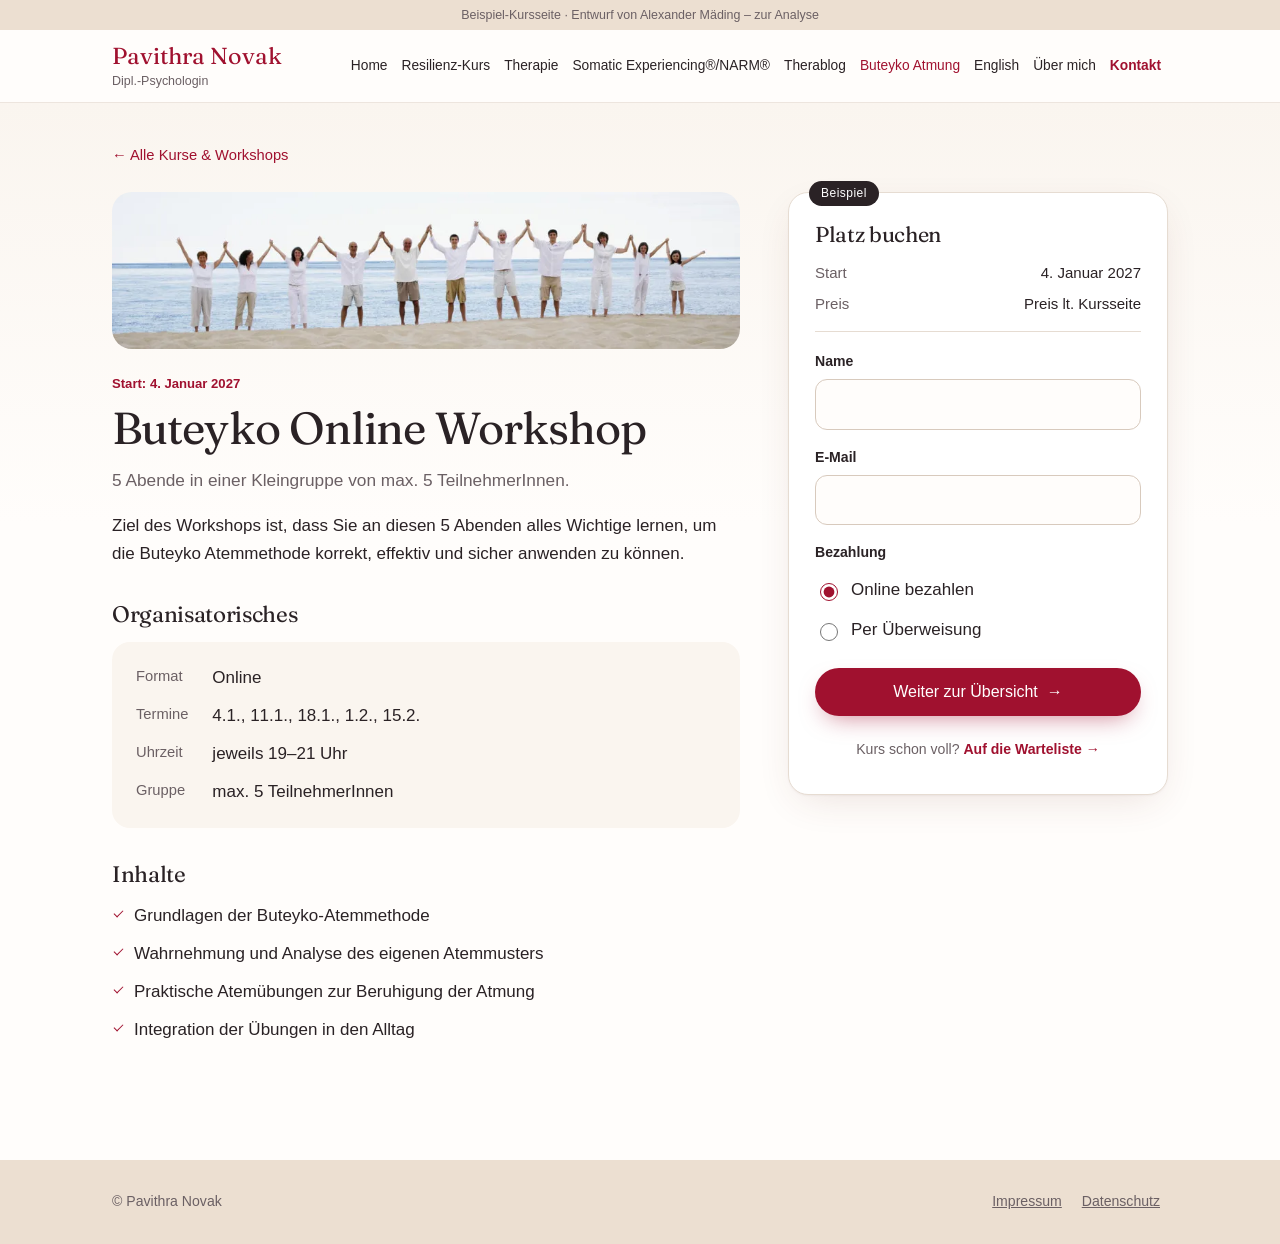
<file: startseite/kurs-buteyko/index.html>
<!DOCTYPE html>
<html lang="de">
<head>
<meta charset="utf-8">
<meta name="viewport" content="width=device-width, initial-scale=1, viewport-fit=cover">
<title>Buteyko Online Workshop – Pavithra Novak (Beispiel-Kursseite)</title>
<meta name="robots" content="noindex, nofollow">
<meta name="theme-color" content="#a0112f">
<link rel="icon" href="data:image/svg+xml,%3Csvg xmlns='http://www.w3.org/2000/svg' viewBox='0 0 32 32'%3E%3Ccircle cx='16' cy='16' r='15' fill='%23a0112f'/%3E%3Ctext x='16' y='21' font-size='14' text-anchor='middle' fill='%23fff' font-family='Georgia'%3EPN%3C/text%3E%3C/svg%3E">
<link rel="stylesheet" href="../css/seite.css">
<script>document.documentElement.className += ' js';</script>
</head>
<body id="top">

<div class="entwurf-banner">
  <a href="../../">Beispiel-Kursseite &middot; Entwurf von Alexander Mäding &ndash; zur Analyse</a>
</div>

<header class="kopf">
  <div class="wrap kopf-inner">
    <a class="logo" href="../">
      <span class="logo-name">Pavithra Novak</span>
      <span class="logo-sub">Dipl.-Psychologin</span>
    </a>
    <button class="burger" type="button" aria-label="Menü" aria-expanded="false" aria-controls="hauptmenue"><span></span><span></span><span></span></button>
    <nav class="menue" id="hauptmenue" aria-label="Hauptmenü">
      <a href="../">Home</a>
      <a href="../#kurse">Resilienz-Kurs</a>
      <a href="../#therapie">Therapie</a>
      <a href="../#therapie">Somatic Experiencing&reg;/NARM&reg;</a>
      <a href="../#therablog">Therablog</a>
      <a href="../#kurse" aria-current="page">Buteyko Atmung</a>
      <a href="#top" data-demo="english">English</a>
      <a href="../#ueber">Über mich</a>
      <a href="../#kontakt" class="menue-kontakt">Kontakt</a>
    </nav>
  </div>
</header>

<main>
<!-- Eine Vorlage für alle Kurse: ohne Parameter Buteyko, ?kurs=me-cfs / ?kurs=resilienz tauscht die Daten (js/kurs.js) -->
<section class="kurs-seite">
  <div class="wrap">
    <a class="zurueck" href="../#kurse">&larr; Alle Kurse &amp; Workshops</a>

    <div class="kurs-layout">
      <div class="kurs-inhalt">
        <picture class="kurs-kopfbild">
          <source id="k-bild-webp" srcset="../../img/buteyko-workshop.webp" type="image/webp">
          <img id="k-bild" src="../../img/buteyko-workshop.jpg" width="920" height="230" alt="">
        </picture>
        <span class="kurs-datum" id="k-start">Start: 4. Januar 2027</span>
        <h1 class="kurs-titel" id="k-titel">Buteyko Online Workshop</h1>
        <p class="hero-sub" id="k-sub">5 Abende in einer Kleingruppe von max. 5 TeilnehmerInnen.</p>
        <p id="k-intro">Ziel des Workshops ist, dass Sie an diesen 5 Abenden alles Wichtige lernen, um die Buteyko Atemmethode korrekt, effektiv und sicher anwenden zu können.</p>

        <h2 class="kurs-h2">Organisatorisches</h2>
        <dl class="fakten" id="k-fakten">
          <dt>Format</dt><dd>Online</dd>
          <dt>Termine</dt><dd>4.1., 11.1., 18.1., 1.2., 15.2.</dd>
          <dt>Uhrzeit</dt><dd>jeweils 19&ndash;21 Uhr</dd>
          <dt>Gruppe</dt><dd>max. 5 TeilnehmerInnen</dd>
        </dl>

        <h2 class="kurs-h2">Inhalte</h2>
        <ul class="inhalte" id="k-inhalte">
          <li>Grundlagen der Buteyko-Atemmethode</li>
          <li>Wahrnehmung und Analyse des eigenen Atemmusters</li>
          <li>Praktische Atemübungen zur Beruhigung der Atmung</li>
          <li>Integration der Übungen in den Alltag</li>
        </ul>
        <p class="klein" id="k-hinweis" hidden></p>
      </div>

      <!-- Buchung - 3 Schritte, alles nur Vorschau -->
      <aside class="buchung" aria-label="Platz buchen (Beispiel)">
        <span class="beispiel-label">Beispiel</span>

        <form class="buchung-schritt" id="schritt-1" action="#" novalidate>
          <h2 class="buchung-titel">Platz buchen</h2>
          <dl class="buchung-kurz">
            <dt>Start</dt><dd class="js-start">4. Januar 2027</dd>
            <dt>Preis</dt><dd>Preis lt. Kursseite</dd>
          </dl>
          <div class="feld">
            <label for="b-name">Name</label>
            <input id="b-name" type="text" autocomplete="name">
          </div>
          <div class="feld">
            <label for="b-mail">E-Mail</label>
            <input id="b-mail" type="email" autocomplete="email">
          </div>
          <fieldset class="zahlart">
            <legend>Bezahlung</legend>
            <label><input type="radio" name="zahlung" value="online" checked> Online bezahlen</label>
            <label><input type="radio" name="zahlung" value="ueberweisung"> Per Überweisung</label>
          </fieldset>
          <button class="btn btn-primaer" type="submit">Weiter zur Übersicht</button>
          <p class="buchung-warte">Kurs schon voll? <a href="../#kontakt">Auf die Warteliste &rarr;</a></p>
        </form>

        <div class="buchung-schritt" id="schritt-2" hidden>
          <h2 class="buchung-titel">Ihre Buchung</h2>
          <dl class="buchung-kurz">
            <dt>Kurs</dt><dd class="js-titel">Buteyko Online Workshop</dd>
            <dt>Start</dt><dd class="js-start">4. Januar 2027</dd>
            <dt>Name</dt><dd id="z-name">&ndash;</dd>
            <dt>Bezahlung</dt><dd id="z-zahlung">Online</dd>
            <dt>Preis</dt><dd>Preis lt. Kursseite</dd>
          </dl>
          <button class="btn btn-primaer" type="button" id="b-buchen">Zahlungspflichtig buchen</button>
          <button class="btn-text" type="button" id="b-zurueck">&larr; Angaben ändern</button>
        </div>

        <div class="buchung-schritt" id="schritt-3" hidden tabindex="-1">
          <h2 class="buchung-titel">So sähe die Bestätigung aus</h2>
          <p id="z-danke">Vielen Dank! Ihr Platz im Buteyko Online Workshop ist gebucht. Eine Bestätigung mit allen Terminen kommt automatisch per E-Mail.</p>
          <p class="klein" id="z-extra" hidden></p>
          <p class="buchung-nix">Nur Vorschau: Es wurde nichts gebucht und nichts bezahlt.</p>
          <button class="btn-text" type="button" id="b-neu">&larr; Noch mal ansehen</button>
        </div>
      </aside>
    </div>
  </div>
</section>
</main>

<footer class="fuss">
  <div class="wrap fuss-inner">
    <span>&copy; Pavithra Novak</span>
    <nav aria-label="Rechtliches">
      <a href="#top" data-demo="recht">Impressum</a>
      <a href="#top" data-demo="recht">Datenschutz</a>
    </nav>
  </div>
</footer>

<p class="hinweis" id="hinweis" role="status" aria-live="polite"></p>

<script src="../js/seite.js"></script>
<script src="../js/kurs.js"></script>
</body>
</html>
</file>
<file: css/style.css>
/* Entwurf Novak - Analyse-Seite */

/* Schrift lokal (Fraunces, OFL) - kein Google Fonts */
@font-face {
  font-family: "Fraunces";
  src: url("../fonts/fraunces-latin-400-normal.woff2") format("woff2");
  font-weight: 400;
  font-style: normal;
  font-display: swap;
}
@font-face {
  font-family: "Fraunces";
  src: url("../fonts/fraunces-latin-400-italic.woff2") format("woff2");
  font-weight: 400;
  font-style: italic;
  font-display: swap;
}
@font-face {
  font-family: "Fraunces";
  src: url("../fonts/fraunces-latin-600-normal.woff2") format("woff2");
  font-weight: 600;
  font-style: normal;
  font-display: swap;
}

:root {
  --bordeaux: #a0112f;
  --bordeaux-dunkel: #7d0d25;
  --beige: #f6eee5;
  --beige-2: #ecdfd1;
  --beige-hell: #faf5ef;
  --weiss: #fffdfb;
  --text: #2a2225;
  --grau: #6b6064;
  --linie: #e6dcd2;
  --serif: "Fraunces", "Iowan Old Style", Georgia, serif;
  --sans: -apple-system, BlinkMacSystemFont, "Segoe UI", Roboto, "Helvetica Neue", Arial, sans-serif;
  --radius: 22px;
  --schatten: 0 1px 2px rgba(60,20,30,.04), 0 12px 40px -12px rgba(110,50,40,.16);
}

*, *::before, *::after { box-sizing: border-box; }

html { scroll-behavior: smooth; -webkit-text-size-adjust: 100%; }

body {
  margin: 0;
  font-family: var(--sans);
  font-size: 17px;
  line-height: 1.65;
  color: var(--text);
  background: var(--weiss);
}

h1, h2, h3, h4 {
  font-family: var(--serif);
  font-weight: normal;
  line-height: 1.15;
  margin: 0 0 .6em;
  overflow-wrap: break-word;
  hyphens: auto;
}
h1 { font-size: clamp(2.1rem, 5.2vw, 3.6rem); line-height: 1.08; letter-spacing: -.015em; }
h2 { font-size: clamp(1.7rem, 3.4vw, 2.5rem); line-height: 1.12; letter-spacing: -.015em; }
h3 { font-size: 1.3rem; }
h1 em { font-style: italic; color: var(--bordeaux); }

p { margin: 0 0 1em; }

a { color: var(--bordeaux); }
a:hover { color: var(--bordeaux-dunkel); }
a:focus-visible, button:focus-visible, [tabindex]:focus-visible {
  outline: 3px solid #d9a9a0;
  outline-offset: 3px;
}

.nw { white-space: nowrap; }

.wrap {
  max-width: 1100px;
  margin: 0 auto;
  padding: 0 24px;
}
.wrap.schmal { max-width: 720px; }

section[id] { scroll-margin-top: 64px; }

/* Kopfzeile */
.topbar {
  position: sticky;
  top: 0;
  z-index: 20;
  background: rgba(255,253,251,.85);
  -webkit-backdrop-filter: saturate(140%) blur(10px);
  backdrop-filter: saturate(140%) blur(10px);
  border-bottom: 1px solid rgba(230,220,210,.6);
}
.topbar-inner {
  display: flex;
  align-items: center;
  justify-content: space-between;
  height: 56px;
}
.topbar-titel {
  font-family: var(--serif);
  font-size: 1.1rem;
  white-space: nowrap;
}
.topnav { display: flex; }
.topnav a {
  display: block;
  padding: 14px 8px; /* Tippfläche 44px */
  margin-left: 8px;
  text-decoration: none;
  color: var(--text);
  font-size: .95rem;
  line-height: 16px;
  white-space: nowrap;
}
.topnav a:hover { color: var(--bordeaux); }

/* Intro mit weicher Form im Hintergrund */
.intro {
  position: relative;
  overflow: hidden;
  padding: clamp(64px, 11vw, 120px) 0 clamp(56px, 8vw, 90px);
  background: var(--beige);
}
.intro::before, .intro::after {
  content: "";
  position: absolute;
  border-radius: 58% 42% 55% 45% / 48% 55% 45% 52%;
  pointer-events: none;
}
.intro::before {
  width: 520px; height: 480px;
  right: -160px; top: -140px;
  background: #f1e3dc;
}
.intro::after {
  width: 300px; height: 280px;
  left: -120px; bottom: -150px;
  background: #efe3d6;
}
.intro .wrap { position: relative; z-index: 1; }
.kicker {
  font-size: .9rem;
  color: var(--bordeaux);
}
.lead { font-size: clamp(1.1rem, 2vw, 1.3rem); line-height: 1.55; }
.weiter {
  display: inline-block;
  padding: 12px 0; /* Tippfläche */
  text-decoration: none;
  font-weight: 600;
}
.weiter span { display: inline-block; transition: transform .3s; }
.weiter:hover span { transform: translateY(3px); }

/* Abschnitte */
.abschnitt { padding: clamp(64px, 10vw, 110px) 0; }
.abschnitt-hell { background: var(--beige-hell); }
.abschnitt-beispiel { background: var(--weiss); }
#analyse { background: var(--beige-hell); }
.abschnitt-rose { background: var(--weiss); } /* hieß mal rosé, jetzt hell */

.eyebrow {
  font-size: .95rem;
  color: var(--grau);
  margin-bottom: 6px;
}
.abschnitt-text {
  max-width: 640px;
  color: var(--grau);
  margin-bottom: 36px;
}

/* Was gut ist */
.gut-liste {
  list-style: none;
  margin: 0;
  padding: 0;
  display: grid;
  grid-template-columns: repeat(2, 1fr);
  gap: 18px 40px;
}
.gut-liste li {
  position: relative;
  padding-left: 30px;
}
.gut-liste li::before {
  content: "";
  position: absolute;
  left: 0;
  top: .45em;
  width: 14px;
  height: 8px;
  border-left: 2px solid var(--bordeaux);
  border-bottom: 2px solid var(--bordeaux);
  transform: rotate(-45deg);
}

/* Analyse Punkte */
.punkte {
  display: flex;
  flex-direction: column;
  gap: 22px;
}
.punkt {
  display: grid;
  grid-template-columns: 56px 1fr;
  gap: 20px;
  background: #fff;
  border-radius: var(--radius);
  box-shadow: var(--schatten);
  padding: 32px 34px 18px 28px;
}
.punkt h3 { margin-top: 6px; }
.punkt-nr {
  width: 46px;
  height: 46px;
  border-radius: 50%;
  background: var(--beige);
  color: var(--bordeaux);
  font-family: var(--serif);
  font-style: italic;
  font-size: 1.35rem;
  display: flex;
  align-items: center;
  justify-content: center;
}
.vorschlag {
  background: var(--beige);
  border-radius: 14px;
  padding: 14px 18px;
}
.hinweis {
  font-size: .85rem;
  color: var(--grau);
  font-style: italic;
}

/* Balken Ladezeit */
.balken {
  height: 8px;
  background: var(--beige-2);
  border-radius: 10px;
  overflow: hidden;
  margin: 4px 0 18px;
  max-width: 420px;
}
.balken-wert {
  display: block;
  height: 100%;
  width: var(--wert);
  background: var(--bordeaux);
  border-radius: 10px;
}

/* Weitere Hinweise zum Aufklappen */
.weitere-titel { margin: 56px 0 18px; font-size: 1.4rem; }
.weitere { border-top: 1px solid var(--linie); }
.weitere details {
  border-bottom: 1px solid var(--linie);
  padding: 0 4px;
}
.weitere summary {
  list-style: none;
  cursor: pointer;
  padding: 18px 36px 18px 0;
  position: relative;
  font-family: var(--serif);
  font-size: 1.12rem;
}
.weitere summary::-webkit-details-marker { display: none; }
.weitere summary::after {
  content: "+";
  position: absolute;
  right: 6px;
  top: 50%;
  transform: translateY(-50%);
  font-family: var(--sans);
  font-size: 1.4rem;
  color: var(--bordeaux);
  transition: transform .3s;
}
.weitere details[open] summary::after { transform: translateY(-50%) rotate(45deg); }
.weitere summary:hover { color: var(--bordeaux); }
.weitere details > *:not(summary) { max-width: 760px; }
.weitere details[open] { padding-bottom: 10px; }

/* Angebot Kacheln */
.kacheln {
  display: grid;
  grid-template-columns: repeat(3, 1fr);
  gap: 20px;
}
.kachel {
  background: #fff;
  border-radius: var(--radius);
  box-shadow: var(--schatten);
  padding: 30px 28px 14px;
}
.kachel h3 { color: var(--bordeaux); font-size: 1.3rem; }
.kachel p { color: var(--grau); font-size: .97rem; }

/* Ausblick Buchung + kleines Mockup */
.ausblick {
  display: grid;
  grid-template-columns: 1.1fr .9fr;
  gap: 48px;
  align-items: center;
  margin-top: 56px;
  padding: 40px;
  background: var(--beige-hell);
  border-radius: var(--radius);
}
.ausblick h3 { font-size: 1.55rem; }
.ausblick-liste { list-style: none; margin: 0 0 18px; padding: 0; }
.ausblick-liste li {
  position: relative;
  padding-left: 22px;
  margin-bottom: 12px;
  color: var(--grau);
}
.ausblick-liste li::before {
  content: "";
  position: absolute;
  left: 2px;
  top: .5em;
  width: 9px;
  height: 5px;
  border-left: 1.5px solid var(--bordeaux);
  border-bottom: 1.5px solid var(--bordeaux);
  transform: rotate(-45deg);
}
.ausblick-liste b { color: var(--text); font-weight: 600; }
.ausblick-hinweis { font-size: .85rem; color: var(--grau); }
.ausblick .btn { white-space: normal; text-align: center; }

.mock {
  position: relative;
  display: grid;
  gap: 14px;
  font-size: .88rem;
}
.mock-label {
  position: absolute;
  top: -12px;
  left: 16px;
  z-index: 1;
  padding: 3px 12px;
  border-radius: 20px;
  background: var(--text);
  color: #fff;
  font-size: .75rem;
  letter-spacing: .04em;
}
.mock-kurs, .mock-kasse {
  background: #fff;
  border-radius: 18px;
  box-shadow: var(--schatten);
  padding: 10px 10px 16px;
}
.mock-kurs > *:not(.mock-bild) { display: block; margin: 0 8px; }
.mock-bild { display: block; aspect-ratio: 3 / 1; border-radius: 12px; overflow: hidden; margin-bottom: 10px; }
.mock-bild img { width: 100%; height: 100%; object-fit: cover; display: block; }
.mock-datum { color: var(--bordeaux); font-weight: 600; font-size: .8rem; }
.mock-titel { font-family: var(--serif); font-weight: normal; font-size: 1.15rem; margin: 2px 0 2px; }
.mock-info { color: var(--grau); margin-bottom: 10px !important; }
.mock-btn {
  display: inline-block !important;
  padding: 8px 18px;
  border-radius: 30px;
  background: var(--bordeaux);
  color: #fff;
  font-weight: 600;
  font-size: .85rem;
}
.mock-kasse { padding: 16px 18px 18px; }
.mock-kasse-titel { display: block; font-family: var(--serif); font-weight: normal; font-size: 1.05rem; margin-bottom: 8px; }
.mock-kasse dl {
  display: grid;
  grid-template-columns: auto 1fr;
  gap: 4px 14px;
  margin: 0 0 14px;
}
.mock-kasse dt { color: var(--grau); }
.mock-kasse dd { margin: 0; text-align: right; }
.mock-btn-voll { display: block !important; text-align: center; }

/* ---------- Beispiel - Browserfenster ---------- */
.browser {
  border-radius: 26px;
  overflow: hidden;
  box-shadow: 0 2px 4px rgba(60,20,30,.04), 0 40px 80px -30px rgba(110,50,40,.3);
  border: 1px solid #efe6dc;
}
.browser-leiste {
  display: flex;
  align-items: center;
  gap: 7px;
  padding: 13px 18px;
  background: #f3ece4;
}
.browser-leiste > span {
  width: 11px;
  height: 11px;
  border-radius: 50%;
  background: #d8cfc6;
}
.browser-url {
  margin-left: 14px;
  flex: 1;
  max-width: 340px;
  background: #fff;
  border-radius: 6px;
  font-size: .78rem;
  color: var(--grau);
  padding: 3px 12px;
  white-space: nowrap;
  overflow: hidden;
  text-overflow: ellipsis;
}

/* Hintergrund läuft vom Hero weich in die Karten über */
.demo { background: linear-gradient(180deg, var(--beige-hell) 0%, var(--beige) 55%, var(--weiss) 100%); }

.demo-nav {
  display: flex;
  align-items: center;
  justify-content: space-between;
  padding: 24px 48px;
}
.demo-logo { line-height: 1.2; }
.demo-logo-name {
  display: block;
  font-family: var(--serif);
  font-size: 1.45rem;
  color: var(--bordeaux);
}
.demo-logo-sub {
  font-size: .78rem;
  color: var(--grau);
}
.demo-menu {
  list-style: none;
  display: flex;
  gap: 24px;
  margin: 0;
  padding: 0;
  font-size: .9rem;
}
.demo-menu-kontakt { color: var(--bordeaux); font-weight: 600; }
.demo-burger { display: none; }

/* Hero - Bild rechts, auf Handy drunter */
.hero {
  display: grid;
  grid-template-columns: 1.15fr .85fr;
  gap: 40px;
  align-items: center;
  padding: clamp(36px, 5vw, 70px) 48px clamp(40px, 5vw, 64px);
}
.hero-ort {
  font-size: .95rem;
  color: var(--bordeaux);
  margin-bottom: 12px;
}
.hero-titel {
  font-size: clamp(1.9rem, 3.6vw, 3rem);
  line-height: 1.08;
  letter-spacing: -.02em;
  color: var(--text);
  margin-bottom: 18px;
  max-width: 15em;
}
.hero-sub {
  font-size: 1.06rem;
  line-height: 1.7;
  color: var(--grau);
  max-width: 30em;
}
.hero-btns {
  display: flex;
  flex-wrap: wrap;
  gap: 12px;
  margin: 26px 0 22px;
}
/* Qualifikationen als ruhige Zeile */
.hero-trust {
  list-style: none;
  margin: 0;
  padding: 0;
  display: flex;
  flex-wrap: wrap;
  gap: 6px 22px;
  font-size: .86rem;
  color: var(--grau);
}
.hero-trust li { position: relative; padding-left: 20px; }
.hero-trust li::before {
  content: "";
  position: absolute;
  left: 2px;
  top: .38em;
  width: 9px;
  height: 5px;
  border-left: 1.5px solid var(--bordeaux);
  border-bottom: 1.5px solid var(--bordeaux);
  transform: rotate(-45deg);
}

/* kleines rundes Foto - nur Handy */
.hero-mini { display: none; }
.hero-mini img {
  display: block;
  width: 100%;
  height: 100%;
  object-fit: cover;
  object-position: 50% 28%; /* Gesicht mittig */
}

/* Foto - schlicht, leicht gerundet */
.hero-bild { display: flex; justify-content: center; }
.bogen {
  display: block;
  width: 86%;
  max-width: 340px;
  aspect-ratio: 5 / 6.6;
  border-radius: 20px;
  overflow: hidden;
  background: var(--beige-2);
  box-shadow: 0 18px 40px -24px rgba(90,50,40,.35);
}
.bogen img {
  display: block;
  width: 100%;
  height: 100%;
  object-fit: cover;
  object-position: 50% 30%;
}

/* Kurs-Karten */
.demo-kacheln {
  display: grid;
  grid-template-columns: repeat(3, 1fr);
  gap: 26px;
  padding: 36px 48px 40px;
}
.demo-kachel {
  display: flex;
  flex-direction: column;
  background: #fff;
  border-radius: 20px;
  padding: 10px 10px 18px;
  box-shadow: var(--schatten);
  cursor: pointer;
  transition: transform .4s ease, box-shadow .4s ease;
}
.demo-kachel:hover { transform: translateY(-3px); }
.demo-kachel > *:not(.demo-bild) { margin-left: 10px; margin-right: 10px; }
.demo-bild {
  display: block;
  margin-bottom: 14px;
  border-radius: 14px;
  overflow: hidden;
  aspect-ratio: 3 / 1;
  background: var(--beige-2);
}
.demo-bild img {
  display: block;
  width: 100%;
  height: 100%;
  object-fit: cover;
  transition: transform .8s ease;
}
.demo-bild img[src*="me-cfs"] { object-position: 75% 60%; } /* Sonne mit drin */
.demo-bild img[src*="resilienz"] { object-position: 55% 40%; }
.demo-kachel:hover .demo-bild img { transform: scale(1.04); }
.demo-datum {
  font-size: .82rem;
  font-weight: 600;
  color: var(--bordeaux);
  white-space: nowrap;
  margin-bottom: 4px;
}
.demo-kachel h4 { font-size: 1.2rem; margin-bottom: 6px; }
.demo-kachel p { font-size: .92rem; color: var(--grau); margin-bottom: 0; }
.demo-link {
  display: inline-block;
  font-size: .9rem;
  font-weight: 600;
  color: var(--bordeaux);
  text-decoration: none;
}
.demo-kachel .demo-link { margin-top: auto; padding-top: 12px; }
.demo-warteliste {
  margin: 0;
  padding: 0 48px 30px;
  font-size: .88rem;
  color: var(--grau);
}
.demo-warteliste .demo-link { padding: 12px 0; margin-left: 6px; }
.demo-warteliste .demo-link:hover { text-decoration: underline; }

/* Link zur kompletten Startseite unter dem Beispiel */
.beispiel-mehr { margin: 28px 0 0; text-align: center; }
.beispiel-mehr .btn { white-space: normal; text-align: center; }

/* Hinweis bei Klick im Beispiel - als Toast unten */
.demo-hinweis {
  position: fixed;
  left: 50%;
  bottom: 24px;
  z-index: 40;
  width: max-content;
  max-width: calc(100% - 32px);
  margin: 0;
  padding: 12px 18px;
  border-radius: 12px;
  background: var(--text);
  color: #fff;
  font-size: .9rem;
  text-align: center;
  box-shadow: 0 10px 30px rgba(0,0,0,.2);
  opacity: 0;
  transform: translate(-50%, 10px);
  pointer-events: none;
  transition: opacity .3s, transform .3s;
}
.demo-hinweis.an { opacity: 1; transform: translate(-50%, 0); }

/* Buttons */
.btn {
  display: inline-flex;
  align-items: center;
  justify-content: center;
  gap: 9px;
  min-height: 48px;
  padding: 12px 26px;
  border-radius: 40px;
  font-size: 1rem;
  font-weight: 500;
  letter-spacing: .01em;
  text-decoration: none;
  border: 2px solid transparent;
  transition: background .2s, color .2s, transform .2s;
  cursor: pointer;
}
.btn:hover { transform: translateY(-1px); }
.btn-primaer {
  background: var(--bordeaux);
  color: #fff;
  box-shadow: 0 10px 24px -10px rgba(160,17,47,.55);
}
.btn-primaer:hover { background: var(--bordeaux-dunkel); color: #fff; }
.btn-primaer::after {
  content: "\2192";
  display: inline-block;
  transition: transform .3s ease;
}
.btn-primaer:hover::after { transform: translateX(4px); }
.btn-rahmen { border-color: var(--bordeaux); color: var(--bordeaux); background: transparent; }
.btn-rahmen:hover { background: var(--beige); }

/* WhatsApp bewusst nicht grün, passend zum Beige */
.btn-wa {
  background: var(--beige-2);
  color: var(--bordeaux);
  border-color: #dcc8b6;
}
.btn-wa:hover { background: #e4d3c1; color: var(--bordeaux-dunkel); }
.btn-mail { background: var(--bordeaux); color: #fff; }
.btn-mail:hover { background: var(--bordeaux-dunkel); color: #fff; }

.icon { width: 20px; height: 20px; fill: currentColor; flex-shrink: 0; }

/* Kontakt */
.kontakt {
  position: relative;
  overflow: hidden;
  background: var(--beige);
  text-align: center;
}
.kontakt::before {
  content: "";
  position: absolute;
  width: 420px; height: 380px;
  left: 50%; top: -220px;
  transform: translateX(-50%);
  border-radius: 50%;
  background: #f1e3dc;
}
.kontakt .wrap { position: relative; }
.kontakt-btns {
  display: flex;
  flex-wrap: wrap;
  justify-content: center;
  gap: 14px;
  margin: 30px 0 18px;
}
.kontakt-adresse { color: var(--grau); font-size: .95rem; }
.signatur {
  margin-top: 40px;
  font-family: var(--serif);
  font-size: 1.1rem;
}
.signatur b { font-weight: 600; }

.footer {
  padding: 40px 0 50px;
  background: #2f2629;
  color: #d9cfd2;
  font-size: .9rem;
}
.footer p { margin: 0 0 .5em; }
.footer-klein { font-size: .8rem; opacity: .75; }

/* Sticky Kontakt - Desktop: Pillen unten rechts */
.sticky-kontakt {
  position: fixed;
  right: 28px;
  bottom: 28px;
  z-index: 30;
  display: flex;
  flex-direction: column;
  gap: 10px;
  transition: opacity .3s, transform .3s;
}
.sticky-kontakt a {
  display: flex;
  align-items: center;
  gap: 8px;
  padding: 11px 18px 11px 14px;
  border-radius: 40px;
  border: 1.5px solid transparent;
  text-decoration: none;
  font-weight: 500;
  font-size: .92rem;
  box-shadow: 0 6px 20px rgba(0,0,0,.15);
}
.sticky-kontakt .btn-wa { border-color: #dcc8b6; }
.sticky-kontakt.weg {
  opacity: 0;
  transform: translateY(20px);
  pointer-events: none;
}

/* Scroll Animation - nur wenn JS an */
.js .reveal {
  opacity: 0;
  transform: translateY(18px);
  transition: opacity .7s ease, transform .7s ease;
}
.js .reveal.sichtbar { opacity: 1; transform: none; }
.js .gut-liste .reveal:nth-child(2n) { transition-delay: .08s; }
.js .kacheln .reveal:nth-child(3n+2) { transition-delay: .08s; }
.js .kacheln .reveal:nth-child(3n) { transition-delay: .16s; }
.js .balken-wert { width: 0; transition: width 1.4s ease .3s; }
.js .sichtbar .balken-wert { width: var(--wert); }
.js .reveal .bogen img { transform: scale(1.05); transition: transform 1.2s ease; }
.js .reveal.sichtbar .bogen img { transform: none; }


/* ================= Responsive ================= */

/* Tablet quer */
@media (max-width: 1180px) {
  .hero { grid-template-columns: 1.3fr .7fr; }
}
/* rechts Platz lassen, damit die Icons nichts verdecken */
@media (min-width: 721px) and (max-width: 1180px) {
  .wrap { padding-right: 76px; }
}
/* Nachtrag: Tablet hoch sah einseitig aus, also beidseitig */
@media (min-width: 721px) and (max-width: 900px) {
  .wrap { padding-left: 76px; }
}

/* Nachtrag: schwebende Pillen verdecken Text - darunter nur runde Icons */
@media (max-width: 1380px), (max-height: 500px) {
  .sticky-kontakt { right: 12px; bottom: 12px; gap: 12px; }
  .sticky-kontakt a {
    width: 48px;
    height: 48px;
    padding: 0;
    justify-content: center;
    border-radius: 50%;
  }
  .sticky-kontakt a span {
    position: absolute;
    width: 1px; height: 1px;
    overflow: hidden;
    clip: rect(0 0 0 0);
    white-space: nowrap;
  }
}

@media (max-width: 960px) {
  .ausblick { grid-template-columns: 1fr; gap: 36px; padding: 32px 24px; }
  .mock { max-width: 460px; }
  .hero { padding: 40px 28px; gap: 24px; }
  .demo-nav { padding: 20px 28px; }
  .demo-menu { gap: 16px; font-size: .85rem; }
  .demo-kacheln { padding: 36px 28px 36px; }
  .demo-warteliste { padding: 0 28px 30px; }
  .kacheln { grid-template-columns: repeat(2, 1fr); }
}

/* Kurskarten: ab 900px quer, Bild links */
@media (max-width: 900px) {
  /* Menü passt erst ab 900px in eine Zeile, drunter Burger */
  .demo-menu { display: none; }
  .demo-burger {
    display: flex;
    flex-direction: column;
    gap: 6px;
    width: 44px; height: 44px;
    align-items: center;
    justify-content: center;
    background: none;
    border: 0;
    padding: 0;
    cursor: pointer;
  }
  .demo-burger span { display: block; width: 22px; height: 2px; background: var(--bordeaux); }

  .demo-kacheln { grid-template-columns: 1fr; gap: 18px; }
  .demo-kachel {
    display: grid;
    grid-template-columns: 40% 1fr;
    grid-template-rows: auto auto 1fr auto;
    column-gap: 18px;
    padding: 10px;
  }
  .demo-kachel > *:not(.demo-bild) { margin: 0 8px 0 0; }
  .demo-bild {
    grid-row: 1 / span 4;
    margin: 0;
    aspect-ratio: auto;
    min-height: 130px;
  }
  .demo-datum { padding-top: 6px; }
  .demo-kachel .demo-link { padding: 10px 0 6px; }
}

/* Handy hoch */
@media (max-width: 720px) {
  .ausblick { padding: 28px 18px; margin-top: 40px; }
  .ausblick .btn { width: 100%; }
  body { font-size: 16px; }
  .wrap { padding: 0 18px; }
  .hide-sm { display: none; }
  .topnav a { margin-left: 0; padding: 14px 6px; font-size: .88rem; }

  .intro::before { width: 300px; height: 280px; right: -140px; top: -110px; }

  .gut-liste { grid-template-columns: 1fr; }
  .punkt {
    grid-template-columns: 1fr;
    gap: 6px;
    padding: 24px 20px 12px;
  }
  .punkt-nr { width: 38px; height: 38px; font-size: 1.1rem; }
  .kacheln { grid-template-columns: 1fr; gap: 14px; }

  .demo-nav { padding: 14px 18px; }
  .demo-logo-name { font-size: 1.15rem; }

  .hero { grid-template-columns: 1fr; padding: 28px 18px 30px; }
  .hero-titel { font-size: 1.75rem; }
  .hero-btns .btn { flex: 1 1 auto; white-space: normal; text-align: center; }
  /* Foto kleiner, damit es früher kommt */
  .bogen { width: 100%; max-width: 220px; aspect-ratio: 4 / 5; border-radius: 16px; }
  /* großes Foto weg, dafür klein + rund oben neben der Ortszeile */
  .hero-bild { display: none; }
  .hero-kopf { display: flex; align-items: center; gap: 14px; margin-bottom: 14px; }
  .hero-kopf .hero-ort { margin: 0; font-size: .9rem; line-height: 1.4; }
  .hero-mini {
    display: block;
    flex: none;
    width: 92px;
    height: 92px;
    border-radius: 50%;
    overflow: hidden;
    background: var(--beige-2);
    box-shadow: 0 8px 22px -10px rgba(90,50,40,.45);
  }

  .demo-kacheln { padding: 28px 18px; }
  .demo-warteliste { padding: 0 18px 24px; }
  .kontakt-btns .btn { width: 100%; }
}

/* Handy hoch: Leiste unten statt Icons */
@media (max-width: 720px) and (min-height: 501px) {
  .sticky-kontakt {
    left: 0; right: 0; bottom: 0;
    flex-direction: row;
    gap: 0;
    padding: 8px 10px calc(8px + env(safe-area-inset-bottom));
    background: rgba(246,238,229,.96);
    border-top: 1px solid #e6d8c9;
  }
  .sticky-kontakt a {
    flex: 1;
    width: auto;
    height: auto;
    justify-content: center;
    margin: 0 4px;
    padding: 11px 10px;
    border-radius: 40px;
    box-shadow: none;
  }
  .sticky-kontakt a span { position: static; width: auto; height: auto; clip: auto; }
  /* Platz für die Leiste, damit nichts verdeckt wird */
  body { padding-bottom: calc(66px + env(safe-area-inset-bottom)); }
  .demo-hinweis { bottom: 90px; }
}

/* Handy: Kurskarten im Beispiel als Wisch-Leiste - gleich wie auf der Startseite */
.wisch-hinweis { display: none; }
@media (max-width: 720px) {
  .wisch-liste {
    display: flex;
    gap: 14px;
    padding: 24px 18px 18px;
    overflow-x: auto;
    scroll-snap-type: x mandatory;
    scroll-padding: 0 18px;
    -webkit-overflow-scrolling: touch;
    overscroll-behavior-x: contain;
    scrollbar-width: none;
  }
  .wisch-liste::-webkit-scrollbar { display: none; }
  .wisch-liste:focus-visible { outline-offset: -3px; }
  .wisch-liste > * {
    flex: 0 0 85%;
    scroll-snap-align: start;
  }
  .demo-kachel { display: flex; padding: 10px 10px 16px; }
  .demo-kachel:hover { transform: none; }
  .demo-kachel > *:not(.demo-bild) { margin: 0 8px; }
  .demo-bild { grid-row: auto; aspect-ratio: 2 / 1; min-height: 0; margin: 0 0 12px; } /* Nachtrag: 3:1 wirkte gequetscht */
  .demo-kachel .demo-link { align-self: flex-start; margin-top: auto; }

  .wisch-hinweis {
    display: block;
    margin: -4px 18px 6px auto;
    padding: 12px 0 12px 12px;
    background: none;
    border: 0;
    font: inherit;
    font-size: .88rem;
    color: var(--grau);
    cursor: pointer;
  }
  .wisch-hinweis:hover { color: var(--bordeaux); }
}

/* Buttons auf dem Handy immer einzeilig, Text + Pfeil zusammen */
@media (max-width: 720px) {
  .btn,
  .hero-btns .btn,
  .beispiel-mehr .btn,
  .ausblick .btn { white-space: nowrap; padding: 12px 18px; font-size: .95rem; }
  .nur-gross { display: none; } /* "Komplette" fällt mobil weg */
}

/* Nachtrag 10.10. - iPhone SE / 320px (alles an einer Stelle) */
@media (max-width: 360px) {
  .btn,
  .hero-btns .btn,
  .beispiel-mehr .btn,
  .ausblick .btn { padding: 12px 14px; font-size: .88rem; }
  .demo .hero { padding-left: 14px; padding-right: 14px; }
  .ausblick { padding-left: 14px; padding-right: 14px; }
  .wrap { padding: 0 14px; }
  h1 { font-size: 1.9rem; }
  .hero-titel { font-size: 1.6rem; }
  .topbar-titel { font-size: .85rem; }
  .topnav a { padding: 14px 4px; font-size: .78rem; }
  .browser-url { display: none; }
  .hero-btns { flex-direction: column; }
}

/* Handy quer: Kopfzeile nicht festkleben, Hero flacher */
@media (max-height: 500px) and (orientation: landscape) {
  .topbar { position: static; }
  section[id] { scroll-margin-top: 0; }
  .wrap { padding-right: 72px; }
  .intro { padding: 40px 0; }
}

@media (prefers-reduced-motion: reduce) {
  html { scroll-behavior: auto; }
  .js .reveal { opacity: 1; transform: none; transition: none; }
  .js .balken-wert { width: var(--wert); transition: none; }
  .js .reveal .bogen img { transform: none; }
  .demo-kachel, .demo-bild img, .btn { transition: none; }
}
</file>
<file: startseite/css/seite.css>
/* Entwurf Startseite Novak - eigene Seite, gleiche Farben wie die Analyse */

/* Schrift lokal (Fraunces, OFL) */
@font-face {
  font-family: "Fraunces";
  src: url("../../fonts/fraunces-latin-400-normal.woff2") format("woff2");
  font-weight: 400;
  font-style: normal;
  font-display: swap;
}
@font-face {
  font-family: "Fraunces";
  src: url("../../fonts/fraunces-latin-400-italic.woff2") format("woff2");
  font-weight: 400;
  font-style: italic;
  font-display: swap;
}
@font-face {
  font-family: "Fraunces";
  src: url("../../fonts/fraunces-latin-600-normal.woff2") format("woff2");
  font-weight: 600;
  font-style: normal;
  font-display: swap;
}

:root {
  --bordeaux: #a0112f;
  --bordeaux-dunkel: #7d0d25;
  --beige: #f6eee5;
  --beige-2: #ecdfd1;
  --beige-hell: #faf5ef;
  --weiss: #fffdfb;
  --text: #2a2225;
  --grau: #6b6064;
  --linie: #e6dcd2;
  --serif: "Fraunces", "Iowan Old Style", Georgia, serif;
  --sans: -apple-system, BlinkMacSystemFont, "Segoe UI", Roboto, "Helvetica Neue", Arial, sans-serif;
  --schatten: 0 1px 2px rgba(60,20,30,.04), 0 12px 40px -12px rgba(110,50,40,.16);
}

*, *::before, *::after { box-sizing: border-box; }
html { scroll-behavior: smooth; -webkit-text-size-adjust: 100%; }

body {
  margin: 0;
  font-family: var(--sans);
  font-size: 17px;
  line-height: 1.65;
  color: var(--text);
  background: var(--weiss);
}

h1, h2, h3 {
  font-family: var(--serif);
  font-weight: normal;
  line-height: 1.15;
  margin: 0 0 .6em;
  overflow-wrap: break-word;
  hyphens: auto;
}
h2 { font-size: clamp(1.7rem, 3.4vw, 2.4rem); letter-spacing: -.015em; }
h3 { font-size: 1.25rem; }
p { margin: 0 0 1em; }
a { color: var(--bordeaux); }
a:hover { color: var(--bordeaux-dunkel); }
a:focus-visible, button:focus-visible, [tabindex]:focus-visible {
  outline: 3px solid #d9a9a0;
  outline-offset: 3px;
}
img { max-width: 100%; }
.nw { white-space: nowrap; }

.wrap {
  max-width: 1120px;
  margin: 0 auto;
  padding: 0 32px;
}
section[id] { scroll-margin-top: 76px; }

/* Entwurf-Hinweis ganz oben */
.entwurf-banner {
  background: var(--beige-2);
  text-align: center;
  font-size: .78rem;
  line-height: 1.3;
}
.entwurf-banner a {
  display: inline-block;
  padding: 7px 12px;
  color: var(--grau);
  text-decoration: none;
}
.entwurf-banner a:hover { color: var(--bordeaux); text-decoration: underline; }

/* Kopf mit ihrem Menü */
.kopf {
  position: sticky;
  top: 0;
  z-index: 20;
  background: rgba(255,253,251,.92);
  -webkit-backdrop-filter: saturate(140%) blur(10px);
  backdrop-filter: saturate(140%) blur(10px);
  border-bottom: 1px solid rgba(230,220,210,.7);
}
.kopf-inner {
  display: flex;
  align-items: center;
  justify-content: space-between;
  gap: 20px;
  min-height: 72px;
}
.logo { text-decoration: none; line-height: 1.2; white-space: nowrap; }
.logo-name {
  display: block;
  font-family: var(--serif);
  font-size: 1.45rem;
  color: var(--bordeaux);
}
.logo-sub { font-size: .78rem; color: var(--grau); }

.menue { display: flex; flex-wrap: nowrap; }
.menue a {
  padding: 14px 7px;
  font-size: .86rem;
  line-height: 16px;
  color: var(--text);
  text-decoration: none;
  white-space: nowrap;
}
.menue a:hover, .menue a[aria-current] { color: var(--bordeaux); }
.menue .menue-kontakt { color: var(--bordeaux); font-weight: 600; }
.burger { display: none; }

/* Hero */
.hero-bereich {
  background: linear-gradient(180deg, var(--beige-hell) 0%, var(--beige) 100%);
}
.hero {
  display: grid;
  grid-template-columns: 1.15fr .85fr;
  gap: 40px;
  align-items: center;
  padding-top: clamp(40px, 6vw, 84px);
  padding-bottom: clamp(44px, 6vw, 84px);
}
.hero-ort {
  font-size: .95rem;
  color: var(--bordeaux);
  margin-bottom: 12px;
}
.hero-titel {
  font-size: clamp(2rem, 4vw, 3.2rem);
  line-height: 1.08;
  letter-spacing: -.02em;
  margin-bottom: 18px;
  max-width: 15em;
}
.hero-sub {
  font-size: 1.08rem;
  line-height: 1.7;
  color: var(--grau);
  max-width: 30em;
}
.hero-btns {
  display: flex;
  flex-wrap: wrap;
  gap: 12px;
  margin: 26px 0 22px;
}
.hero-trust {
  list-style: none;
  margin: 0;
  padding: 0;
  display: flex;
  flex-wrap: wrap;
  gap: 6px 22px;
  font-size: .86rem;
  color: var(--grau);
}
/* Häkchen - auch für die Qualis unten */
.hero-trust li, .quali li { position: relative; padding-left: 20px; }
.hero-trust li::before, .quali li::before {
  content: "";
  position: absolute;
  left: 2px;
  top: .42em;
  width: 9px;
  height: 5px;
  border-left: 1.5px solid var(--bordeaux);
  border-bottom: 1.5px solid var(--bordeaux);
  transform: rotate(-45deg);
}
/* kleines rundes Foto - nur Handy */
.hero-mini { display: none; }
.hero-mini img {
  display: block;
  width: 100%;
  height: 100%;
  object-fit: cover;
  object-position: 50% 28%; /* Gesicht mittig */
}
.hero-bild { display: flex; justify-content: center; }
.foto {
  display: block;
  width: 86%;
  max-width: 360px;
  aspect-ratio: 5 / 6.6;
  border-radius: 20px;
  overflow: hidden;
  background: var(--beige-2);
  box-shadow: 0 18px 40px -24px rgba(90,50,40,.35);
}
.foto img {
  display: block;
  width: 100%;
  height: 100%;
  object-fit: cover;
  object-position: 50% 30%;
}

/* Buttons */
.btn {
  display: inline-flex;
  align-items: center;
  justify-content: center;
  gap: 9px;
  min-height: 48px;
  padding: 12px 26px;
  border-radius: 40px;
  font-size: 1rem;
  font-weight: 500;
  text-decoration: none;
  border: 2px solid transparent;
  text-align: center;
  transition: background .2s, color .2s, transform .2s;
}
.btn:hover { transform: translateY(-1px); }
.btn-primaer {
  background: var(--bordeaux);
  color: #fff;
  box-shadow: 0 10px 24px -10px rgba(160,17,47,.55);
}
.btn-primaer:hover { background: var(--bordeaux-dunkel); color: #fff; }
.btn-primaer::after { content: "\2192"; transition: transform .3s ease; }
.btn-primaer:hover::after { transform: translateX(4px); }
.btn-rahmen { border-color: var(--bordeaux); color: var(--bordeaux); background: transparent; }
.btn-rahmen:hover { background: var(--beige); }

.mehr-link {
  display: inline-block;
  font-size: .92rem;
  font-weight: 600;
  color: var(--bordeaux);
  text-decoration: none;
}
a.mehr-link { padding: 10px 0; }
a.mehr-link:hover { text-decoration: underline; }

/* Abschnitte */
.abschnitt { padding: clamp(56px, 8vw, 100px) 0; }
.abschnitt-kurse { background: var(--weiss); }
.abschnitt-therapie { background: var(--beige-hell); }
.abschnitt-ueber { background: var(--weiss); }
.abschnitt-blog { background: var(--beige); }
.abschnitt-kontakt { background: var(--weiss); }

/* Kurs-Karten */
.kurse {
  display: grid;
  grid-template-columns: repeat(3, 1fr);
  gap: 26px;
  margin-top: 28px;
}
.kurs {
  display: flex;
  flex-direction: column;
  background: #fff;
  border-radius: 20px;
  padding: 10px 10px 18px;
  box-shadow: var(--schatten);
  cursor: pointer;
  transition: transform .4s ease;
}
.kurs:hover { transform: translateY(-3px); }
a.kurs { color: var(--text); text-decoration: none; }
.kurs > *:not(.kurs-bild) { margin-left: 10px; margin-right: 10px; }
.kurs-bild {
  display: block;
  margin-bottom: 14px;
  border-radius: 14px;
  overflow: hidden;
  aspect-ratio: 3 / 1;
  background: var(--beige-2);
}
.kurs-bild img {
  display: block;
  width: 100%;
  height: 100%;
  object-fit: cover;
  transition: transform .8s ease;
}
.kurs-bild img[src*="me-cfs"] { object-position: 75% 60%; }
.kurs-bild img[src*="resilienz"] { object-position: 55% 40%; } /* Gesicht mittig */
.kurs:hover .kurs-bild img { transform: scale(1.04); }
.kurs-datum {
  font-size: .82rem;
  font-weight: 600;
  color: var(--bordeaux);
  margin-bottom: 4px;
}
.kurs h3 { margin-bottom: 6px; }
.kurs p { font-size: .94rem; color: var(--grau); margin-bottom: 0; }
.kurs .mehr-link { margin-top: auto; padding-top: 12px; }

.wisch-hinweis { display: none; }

.warteliste {
  margin: 28px 0 0;
  font-size: .95rem;
  color: var(--grau);
}

/* Therapie */
.therapie-kopf {
  display: grid;
  grid-template-columns: 1fr 230px;
  gap: 56px;
  align-items: center;
}
.therapie-kopf p { max-width: 40em; }
.willkommen { margin: 0; text-align: center; }
.willkommen img {
  display: block;
  margin: 0 auto 12px;
  width: 150px;
  height: auto;
  border-radius: 16px;
}
.willkommen figcaption {
  font-family: var(--serif);
  font-style: italic;
  font-size: 1.02rem;
  line-height: 1.4;
  color: var(--bordeaux);
}
.angebote {
  display: grid;
  grid-template-columns: repeat(3, 1fr);
  gap: 22px;
  margin-top: 40px;
}
.angebot {
  background: #fff;
  border: 1px solid var(--linie);
  border-radius: 18px;
  padding: 24px 24px 8px;
}
.angebot h3 { font-size: 1.15rem; }
.angebot p { font-size: .95rem; color: var(--grau); }

/* Über mich - ohne Bild, Text links, Qualis rechts */
.ueber {
  display: grid;
  grid-template-columns: 1.3fr 1fr;
  gap: 72px;
  align-items: center;
}
.ueber-text p { max-width: 34em; }
.ueber-quali {
  padding-left: 40px;
  border-left: 1px solid var(--linie);
}
.quali-titel { font-size: 1.15rem; margin-bottom: 14px; }
.unterschrift {
  font-family: var(--serif);
  font-style: italic;
  font-size: 1.2rem;
  color: var(--bordeaux);
}
.quali {
  list-style: none;
  margin: 0;
  padding: 0;
  font-size: .96rem;
}
.quali li { margin-bottom: 10px; }

/* Therablog */
.blog-liste {
  list-style: none;
  margin: 18px 0 0;
  padding: 0;
  display: grid;
  grid-template-columns: repeat(2, 1fr);
  gap: 14px;
}
.blog-liste a {
  display: flex;
  align-items: center;
  gap: 14px;
  min-height: 64px;
  padding: 14px 20px;
  background: #fff;
  border-radius: 16px;
  color: var(--text);
  text-decoration: none;
  box-shadow: var(--schatten);
}
/* kleines Play-Dreieck, kein Icon-Font */
.blog-liste a::before {
  content: "";
  flex: none;
  width: 0; height: 0;
  border-left: 11px solid var(--bordeaux);
  border-top: 7px solid transparent;
  border-bottom: 7px solid transparent;
}
.blog-liste a:hover { color: var(--bordeaux); }

/* Kontakt + Anfrage-Formular */
.kontakt {
  display: grid;
  grid-template-columns: .85fr 1.15fr;
  gap: 56px;
  align-items: start;
}
.klein { font-size: .85rem; color: var(--grau); }
.adresse {
  font-style: normal;
  background: var(--beige-hell);
  border-radius: 18px;
  padding: 24px 26px;
  line-height: 1.75;
  margin-top: 8px;
}
.adresse-zeile { display: block; margin-top: 4px; }
.adresse a { display: inline-block; padding: 4px 0; overflow-wrap: anywhere; }

.anfrage {
  background: #fff;
  border: 1px solid var(--linie);
  border-radius: 20px;
  padding: 28px 28px 30px;
  box-shadow: var(--schatten);
}
.anfrage h3 { margin-bottom: 18px; }
.feld { margin-bottom: 16px; }
.feld label {
  display: block;
  font-size: .88rem;
  font-weight: 600;
  margin-bottom: 6px;
}
.feld input, .feld select, .feld textarea {
  display: block;
  width: 100%;
  min-height: 48px;
  padding: 11px 14px;
  font: inherit;
  font-size: 1rem; /* sonst zoomt iOS rein */
  color: var(--text);
  background: var(--weiss);
  border: 1px solid #d8cabd;
  border-radius: 12px;
}
.feld textarea { resize: vertical; min-height: 120px; }
/* eigener Pfeil fürs Dropdown */
.feld select {
  -webkit-appearance: none;
  appearance: none;
  padding-right: 40px;
  background-image: linear-gradient(45deg, transparent 50%, var(--bordeaux) 50%), linear-gradient(135deg, var(--bordeaux) 50%, transparent 50%);
  background-position: calc(100% - 20px) 21px, calc(100% - 15px) 21px;
  background-size: 5px 5px;
  background-repeat: no-repeat;
}
.feld input:focus, .feld select:focus, .feld textarea:focus {
  outline: none;
  border-color: var(--bordeaux);
  box-shadow: 0 0 0 3px rgba(160,17,47,.12);
}
.anfrage .klein { margin: 4px 0 18px; }
.anfrage .btn { border: 0; cursor: pointer; font-family: inherit; }

/* Fuß */
.fuss {
  background: var(--beige-2);
  font-size: .88rem;
  color: var(--grau);
}
.fuss-inner {
  display: flex;
  flex-wrap: wrap;
  justify-content: space-between;
  align-items: center;
  gap: 8px 20px;
  padding-top: 18px;
  padding-bottom: 18px;
}
.fuss nav a {
  display: inline-block;
  padding: 12px 8px;
  color: var(--grau);
}
.fuss nav a:hover { color: var(--bordeaux); }

/* ---------- Beispiel-Kursseite ---------- */
.kurs-seite { padding: 28px 0 clamp(56px, 8vw, 96px); background: linear-gradient(180deg, var(--beige-hell), var(--weiss) 420px); }
.zurueck {
  display: inline-block;
  padding: 12px 0;
  margin-bottom: 12px;
  font-size: .92rem;
  text-decoration: none;
}
.zurueck:hover { text-decoration: underline; }
.kurs-layout {
  display: grid;
  grid-template-columns: 1fr 380px;
  gap: 48px;
  align-items: start;
}
.kurs-kopfbild {
  display: block;
  aspect-ratio: 4 / 1;
  border-radius: 20px;
  overflow: hidden;
  background: var(--beige-2);
  margin-bottom: 24px;
}
.kurs-kopfbild img { display: block; width: 100%; height: 100%; object-fit: cover; }
.kurs-kopfbild img[src*="me-cfs"] { object-position: 75% 60%; }
.kurs-kopfbild img[src*="resilienz"] { object-position: 55% 40%; }
.kurs-seite .kurs-datum { display: block; margin-bottom: 8px; }
.kurs-titel { font-size: clamp(1.9rem, 3.6vw, 2.8rem); letter-spacing: -.02em; margin-bottom: 12px; }
.kurs-h2 { font-size: 1.4rem; margin: 34px 0 14px; }
.fakten {
  display: grid;
  grid-template-columns: max-content 1fr;
  gap: 10px 24px;
  margin: 0;
  padding: 22px 24px;
  background: var(--beige-hell);
  border-radius: 18px;
}
.fakten dt { color: var(--grau); font-size: .92rem; }
.fakten dd { margin: 0; }
.inhalte { margin: 0 0 20px; padding-left: 0; list-style: none; }
.inhalte li { position: relative; padding-left: 22px; margin-bottom: 10px; }
.inhalte li::before {
  content: "";
  position: absolute;
  left: 2px;
  top: .45em;
  width: 9px;
  height: 5px;
  border-left: 1.5px solid var(--bordeaux);
  border-bottom: 1.5px solid var(--bordeaux);
  transform: rotate(-45deg);
}

/* Buchungsbox rechts, bleibt beim Scrollen stehen */
.buchung {
  position: sticky;
  top: 96px;
  background: #fff;
  border: 1px solid var(--linie);
  border-radius: 20px;
  padding: 30px 26px 24px;
  box-shadow: var(--schatten);
}
.beispiel-label {
  position: absolute;
  top: -12px;
  left: 20px;
  padding: 3px 12px;
  border-radius: 20px;
  background: var(--text);
  color: #fff;
  font-size: .75rem;
  letter-spacing: .04em;
}
.buchung-titel { font-size: 1.35rem; margin-bottom: 14px; }
.buchung-kurz {
  display: grid;
  grid-template-columns: auto 1fr;
  gap: 6px 14px;
  margin: 0 0 18px;
  padding-bottom: 14px;
  border-bottom: 1px solid var(--linie);
  font-size: .94rem;
}
.buchung-kurz dt { color: var(--grau); }
.buchung-kurz dd { margin: 0; text-align: right; overflow-wrap: anywhere; }
.zahlart { border: 0; margin: 0 0 18px; padding: 0; }
.zahlart legend { font-size: .88rem; font-weight: 600; margin-bottom: 6px; padding: 0; }
.zahlart label { display: flex; align-items: center; gap: 10px; min-height: 40px; cursor: pointer; }
.zahlart input { width: 18px; height: 18px; accent-color: var(--bordeaux); }
.buchung .btn { width: 100%; border: 0; cursor: pointer; font-family: inherit; }
.btn-text {
  display: block;
  margin: 10px auto 0;
  padding: 10px;
  background: none;
  border: 0;
  font: inherit;
  font-size: .9rem;
  color: var(--bordeaux);
  cursor: pointer;
}
.buchung-warte { margin: 14px 0 0; font-size: .88rem; color: var(--grau); text-align: center; }
.buchung-warte a { display: inline-block; padding: 8px 0; font-weight: 600; text-decoration: none; }
.buchung-nix {
  padding: 10px 14px;
  border-radius: 12px;
  background: var(--beige);
  font-size: .88rem;
}
.buchung-schritt:focus { outline: none; }

/* Hinweis bei Klick auf Attrappen */
.hinweis {
  position: fixed;
  left: 50%;
  bottom: 24px;
  z-index: 40;
  width: max-content;
  max-width: calc(100% - 32px);
  margin: 0;
  padding: 12px 18px;
  border-radius: 12px;
  background: var(--text);
  color: #fff;
  font-size: .9rem;
  text-align: center;
  box-shadow: 0 10px 30px rgba(0,0,0,.2);
  opacity: 0;
  transform: translate(-50%, 10px);
  pointer-events: none;
  transition: opacity .3s, transform .3s;
}
.hinweis.an { opacity: 1; transform: translate(-50%, 0); }

/* Einblenden */
.js .reveal { opacity: 0; transform: translateY(14px); transition: opacity .7s ease, transform .7s ease; }
.js .reveal.sichtbar { opacity: 1; transform: none; }

/* ---------- Responsive ---------- */

/* 9 Menüpunkte passen erst ab ca. 1180px, drunter Burger */
@media (max-width: 1180px) {
  .burger {
    display: flex;
    flex-direction: column;
    justify-content: center;
    align-items: center;
    gap: 5px;
    width: 44px; height: 44px;
    padding: 0;
    background: none;
    border: 0;
    cursor: pointer;
  }
  .burger span { display: block; width: 22px; height: 2px; background: var(--bordeaux); transition: transform .25s, opacity .25s; }
  .burger[aria-expanded="true"] span:nth-child(1) { transform: translateY(7px) rotate(45deg); }
  .burger[aria-expanded="true"] span:nth-child(2) { opacity: 0; }
  .burger[aria-expanded="true"] span:nth-child(3) { transform: translateY(-7px) rotate(-45deg); }

  .menue {
    display: none;
    position: absolute;
    top: 100%;
    left: 0;
    right: 0;
    flex-direction: column;
    padding: 8px 32px 18px;
    background: var(--weiss);
    border-bottom: 1px solid var(--linie);
    box-shadow: 0 20px 30px -24px rgba(60,30,30,.4);
    max-height: calc(100vh - 72px);
    overflow-y: auto;
  }
  .menue.offen { display: flex; }
  .menue a { padding: 13px 0; font-size: 1rem; border-bottom: 1px solid var(--linie); }
  .menue a:last-child { border-bottom: 0; }
  /* ohne JS einfach offen lassen */
  html:not(.js) .menue { display: flex; position: static; box-shadow: none; flex-wrap: wrap; flex-direction: row; padding: 0 0 8px; }
  html:not(.js) .burger { display: none; }
}

@media (max-width: 960px) {
  .ueber { grid-template-columns: 1fr; gap: 32px; }
  .ueber-quali { padding: 24px 0 0; border-left: 0; border-top: 1px solid var(--linie); }
  .kurs-layout { grid-template-columns: 1fr; gap: 40px; }
  .buchung { position: static; max-width: 520px; }
  .kurse { grid-template-columns: 1fr; gap: 18px; }
  .kurs {
    display: grid;
    grid-template-columns: 40% 1fr;
    grid-template-rows: auto auto auto 1fr;
    column-gap: 20px;
    padding: 10px 14px 10px 10px;
  }
  .kurs > *:not(.kurs-bild) { margin: 0; }
  .kurs-bild { grid-row: 1 / span 4; margin: 0; aspect-ratio: auto; min-height: 130px; }
  .kurs-datum { padding-top: 6px; }
  .kurs .mehr-link { padding: 10px 0 6px; align-self: end; }

  .angebote { grid-template-columns: 1fr; gap: 14px; }
  .kontakt { grid-template-columns: 1fr; gap: 32px; }
}

@media (max-width: 720px) {
  .kurs-kopfbild { aspect-ratio: 2 / 1; }
  .fakten { grid-template-columns: 1fr; gap: 2px; padding: 18px; }
  .fakten dd { margin-bottom: 10px; }
  .buchung { padding: 28px 18px 20px; }
  body { font-size: 16px; }
  .wrap { padding: 0 18px; }
  .kopf-inner { min-height: 64px; }
  .logo-name { font-size: 1.25rem; }
  .menue { padding: 4px 18px 14px; max-height: calc(100vh - 64px); }

  .hero { grid-template-columns: 1fr; gap: 28px; }
  .hero-titel { font-size: 1.85rem; }
  .hero-btns .btn { flex: 1 1 auto; text-align: center; }
  /* großes Foto weg, dafür klein + rund oben neben der Ortszeile */
  .hero-bild { display: none; }
  .hero-kopf { display: flex; align-items: center; gap: 14px; margin-bottom: 14px; }
  .hero-kopf .hero-ort { margin: 0; font-size: .9rem; line-height: 1.4; }
  .hero-mini {
    display: block;
    flex: none;
    width: 92px;
    height: 92px;
    border-radius: 50%;
    overflow: hidden;
    background: var(--beige-2);
    box-shadow: 0 8px 22px -10px rgba(90,50,40,.45);
  }

  .therapie-kopf { grid-template-columns: 1fr; gap: 24px; }
  .willkommen { display: flex; align-items: center; gap: 18px; text-align: left; }
  .willkommen picture { flex: none; }
  .willkommen img { width: 90px; margin: 0; }

  /* Handy: Foto oben, nicht höher als ~420px */
  .blog-liste { grid-template-columns: 1fr; }
  .anfrage { padding: 22px 18px 24px; }
  .anfrage .btn { width: 100%; }
  .adresse { padding: 22px 20px 14px; }
}

/* Handy: Kurse + Therapie-Kacheln als Wisch-Leiste, nächste Karte schaut rein */
@media (max-width: 720px) {
  .wisch-liste {
    display: flex;
    gap: 14px;
    margin: 24px -18px 0;
    padding: 6px 18px 18px;
    overflow-x: auto;
    scroll-snap-type: x mandatory;
    scroll-padding: 0 18px;
    -webkit-overflow-scrolling: touch;
    overscroll-behavior-x: contain;
    scrollbar-width: none;
  }
  .wisch-liste::-webkit-scrollbar { display: none; }
  .wisch-liste:focus-visible { outline-offset: -3px; }
  .wisch-liste > * {
    flex: 0 0 85%;
    scroll-snap-align: start;
  }
  .angebote { margin-top: 28px; }
  .kurs {
    display: flex;
    padding: 10px 10px 16px;
  }
  .kurs:hover { transform: none; }
  .kurs > *:not(.kurs-bild) { margin-left: 8px; margin-right: 8px; }
  .kurs-bild { grid-row: auto; aspect-ratio: 2 / 1; min-height: 0; margin: 0 0 12px; } /* 3:1 war zu flach */
  .kurs .mehr-link { align-self: flex-start; margin-top: auto; }

  .wisch-hinweis {
    display: block;
    margin: 2px 0 0 auto;
    padding: 12px 0 12px 12px;
    background: none;
    border: 0;
    font: inherit;
    font-size: .88rem;
    color: var(--grau);
    cursor: pointer;
  }
  .wisch-hinweis:hover { color: var(--bordeaux); }
}

/* Nachtrag: ganz kleine Handys */
@media (max-width: 360px) {
  .hero-titel { font-size: 1.6rem; }
  .logo-name { font-size: 1.12rem; }
  h2 { font-size: 1.55rem; }
  .btn { padding: 12px 18px; }
}

/* Handy quer - Kopf nicht kleben lassen, sonst bleibt kaum Platz */
@media (max-height: 500px) and (orientation: landscape) {
  .kopf { position: static; }
  .menue { max-height: none; }
}

@media (prefers-reduced-motion: reduce) {
  html { scroll-behavior: auto; }
  .js .reveal { opacity: 1; transform: none; transition: none; }
  .btn, .kurs, .kurs-bild img, .hinweis { transition: none; }
}
</file>
